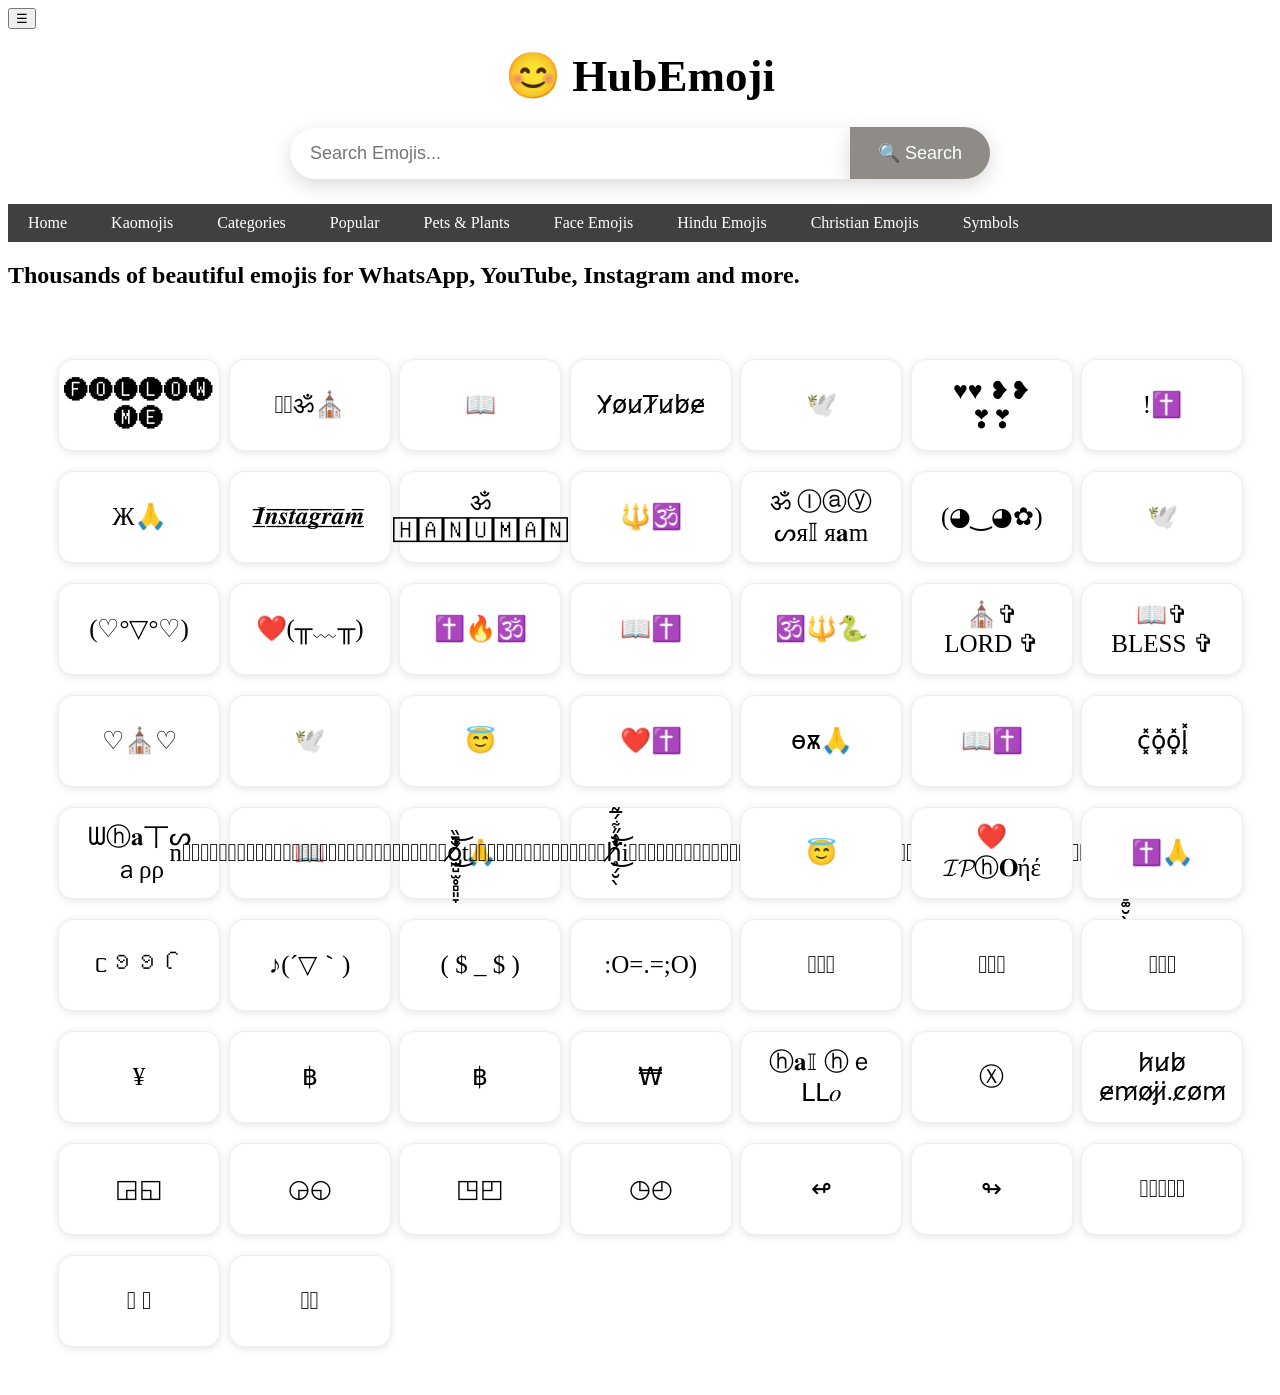
<file: index.html>
<!DOCTYPE html>
<html lang="en">
<head>
    <meta charset="UTF-8">
    <meta name="viewport" content="width=device-width, initial-scale=1.0">
    <title>EmojiHub - copy Free Emojis</title>
    <link rel="stylesheet" href="styles.css">
</head>
<body> 
<div class="top-header">

    <button class="menu-btn" onclick="toggleMenu()">
        ☰
    </button>
    <h1 class="logo">😊 HubEmoji</h1>
</div>

    
     <div class="search-container">

    <input
        type="text"
        id="search"
        placeholder="Search Emojis..."
    >

    <button id="searchBtn">
        🔍 Search
    </button>

</div>


    <nav class="navbar" id="navbar">
        <ul>
            <li><a href="index.html">Home</a></li>
            <li><a href="Kaomojis.html">Kaomojis</a></li>
            <li><a href="Categories.html">Categories</a></li>
            <li><a href="Popular.html">Popular</a></li>
            <li><a href="Trending.html">Pets & Plants</a></li>
            <li><a href="Face-Emojis.html">Face Emojis</a></li>
            <li><a href="Hindu-Emojis.html">Hindu Emojis</a></li>
            <li><a href="Christian-Emojis.html">Christian Emojis</a></li>
            <li><a href="Symbols.html">Symbols</a></li>
        </ul>
    </nav>

    <main>
        <h2>Thousands of beautiful emojis for WhatsApp, YouTube, Instagram and more.</h2>
    </main>

    <div class="emoji-container">

<div class="emoji-card" data-name="">🅕🅞🅛🅛🅞🅦 🅜🅔</div>
<div class="emoji-card" data-name="">𓉸𓆗ॐ⛪</div>
<div class="emoji-card" data-name="">📖</div>
<div class="emoji-card" data-name="">Y̷o̷u̷T̷u̷b̷e̷</div>
<div class="emoji-card" data-name="">🕊️</div>
<div class="emoji-card" data-name="">♥♥ ❥❥ ❣❣</div>
<div class="emoji-card" data-name="">!✝️</div>
<div class="emoji-card" data-name="">Ж🙏</div>
<div class="emoji-card" data-name="">𝑰̲̅𝒏̲̅𝒔̲̅𝒕̲̅𝒂̲̅𝒈̲̅𝒓̲̅𝒂̲̅𝒎̲̅</div>
<div class="emoji-card" data-name="">ॐ 🄷🄰🄽🅄🄼🄰🄽</div>
<div class="emoji-card" data-name="">🔱🕉️</div>
<div class="emoji-card" data-name="">ॐ Ⓘⓐⓨ ᔕя𝕀 я𝐚m</div>
<div class="emoji-card" data-name="">(◕‿◕✿)</div>
<div class="emoji-card" data-name="">🕊️</div>
<div class="emoji-card" data-name="">(♡°▽°♡)</div>
<div class="emoji-card" data-name="">❤️(╥﹏╥)</div>
<div class="emoji-card" data-name="">✝️🔥🕉️</div>
<div class="emoji-card" data-name="jesus">📖✝️</div>
<div class="emoji-card" data-name="">🕉️🔱🐍</div>
<div class="emoji-card" data-name="">⛪✞ LORD ✞</div>
<div class="emoji-card" data-name="jesus">📖✞ BLESS ✞</div>
<div class="emoji-card" data-name="church">♡⛪♡</div>
<div class="emoji-card" data-name="peace">🕊️</div>
<div class="emoji-card" data-name="happiness">😇</div>
<div class="emoji-card" data-name="love">❤️✝️</div>
<div class="emoji-card" data-name="prayer">ѳѫ🙏</div>
<div class="emoji-card" data-name="bible">📖✝️</div>
<div class="emoji-card" data-name="cool">c͓̽o͓̽o͓̽l͓̽</div>
<div class="emoji-card" data-name="">ᗯⓗ𝐚丅ᔕａρρ </div>
<div class="emoji-card" data-name="">📖</div>
<div class="emoji-card" data-name="">🙏</div>
<div class="emoji-card" data-name="">ǹ̷̨͍̮̥̹̘͙̗̻̬̬̜̥̮̃̒̈́̽͗̿̍̄̂̏͆͠͝ŏ̸̡̼̺̫̥̻͈̞̍͆̏̓́͜͝ͅt̸̫̫̤͕̳̻̰̣̭́̌̉͝ͅḥ̸̨̧̗̮̖̽̂̓̀̍̋͋́̅̃͘͜͝i̶̡̹͈͎̳̞͙͖̾̂̀͑̀͆̑̓̽̉͐͘͘ͅǹ̷̨͍̮̥̹̘͙̗̻̬̬̜̥̮̃̒̈́̽͗̿̍̄̂̏͆͠͝ǧ̷̡̟̲̹̩̱͉̮̭͇͚̮̖̟̽̓͊̔̓̕</div>
<div class="emoji-card" data-name="">😇</div>
<div class="emoji-card" data-name="">❤️𝓘𝓟ⓗ𝐎ήέ</div>
<div class="emoji-card" data-name="">✝️🙏</div>
<div class="emoji-card" data-name="">ᥴꪮꪮꪶ</div>
<div class="emoji-card" data-name="">♪(´▽｀)</div>
<div class="emoji-card" data-name="">( $ _ $ )</div>
<div class="emoji-card" data-name="">:O=.=;O)</div>
<div class="emoji-card" data-name="">𓊞𓆣𓂀</div>
<div class="emoji-card" data-name="">𓂀𓅓𓄀</div>
<div class="emoji-card" data-name="">𓆗𓂀𓅓</div>
<div class="emoji-card" data-name="">¥</div>
<div class="emoji-card" data-name="">฿</div>
<div class="emoji-card" data-name="">฿</div>
<div class="emoji-card" data-name="">₩</div>
<div class="emoji-card" data-name="">ⓗ𝐚𝕀 ⓗｅᒪᒪ𝑜</div>
<div class="emoji-card" data-name="">Ⓧ</div>
<div class="emoji-card" data-name="">h̷u̷b̷ e̷m̷o̷j̷i̷.c̷o̷m̷</div>
<div class="emoji-card" data-name="">◲◱</div>
<div class="emoji-card" data-name="">◶◵</div>
<div class="emoji-card" data-name="">◳◰</div>
<div class="emoji-card" data-name="">◷◴</div>
<div class="emoji-card" data-name="">↫</div>
<div class="emoji-card" data-name="">↬</div>
<div class="emoji-card" data-name="egyptian hieroglyphs om shiva hindu lingam shula">𓄊𓄀𓄂𓄃𓄆</div>
<div class="emoji-card" data-name="egyptian hieroglyphs om shiva hindu lingam shula">𓄍 𓄎</div>
<div class="emoji-card" data-name="egyptian hieroglyphs om shiva hindu lingam shula">𓄏𓄐</div>

<div id="copy-toast">Copied!</div>

<script src="script.js"></script>


</body>
</html>
</file>
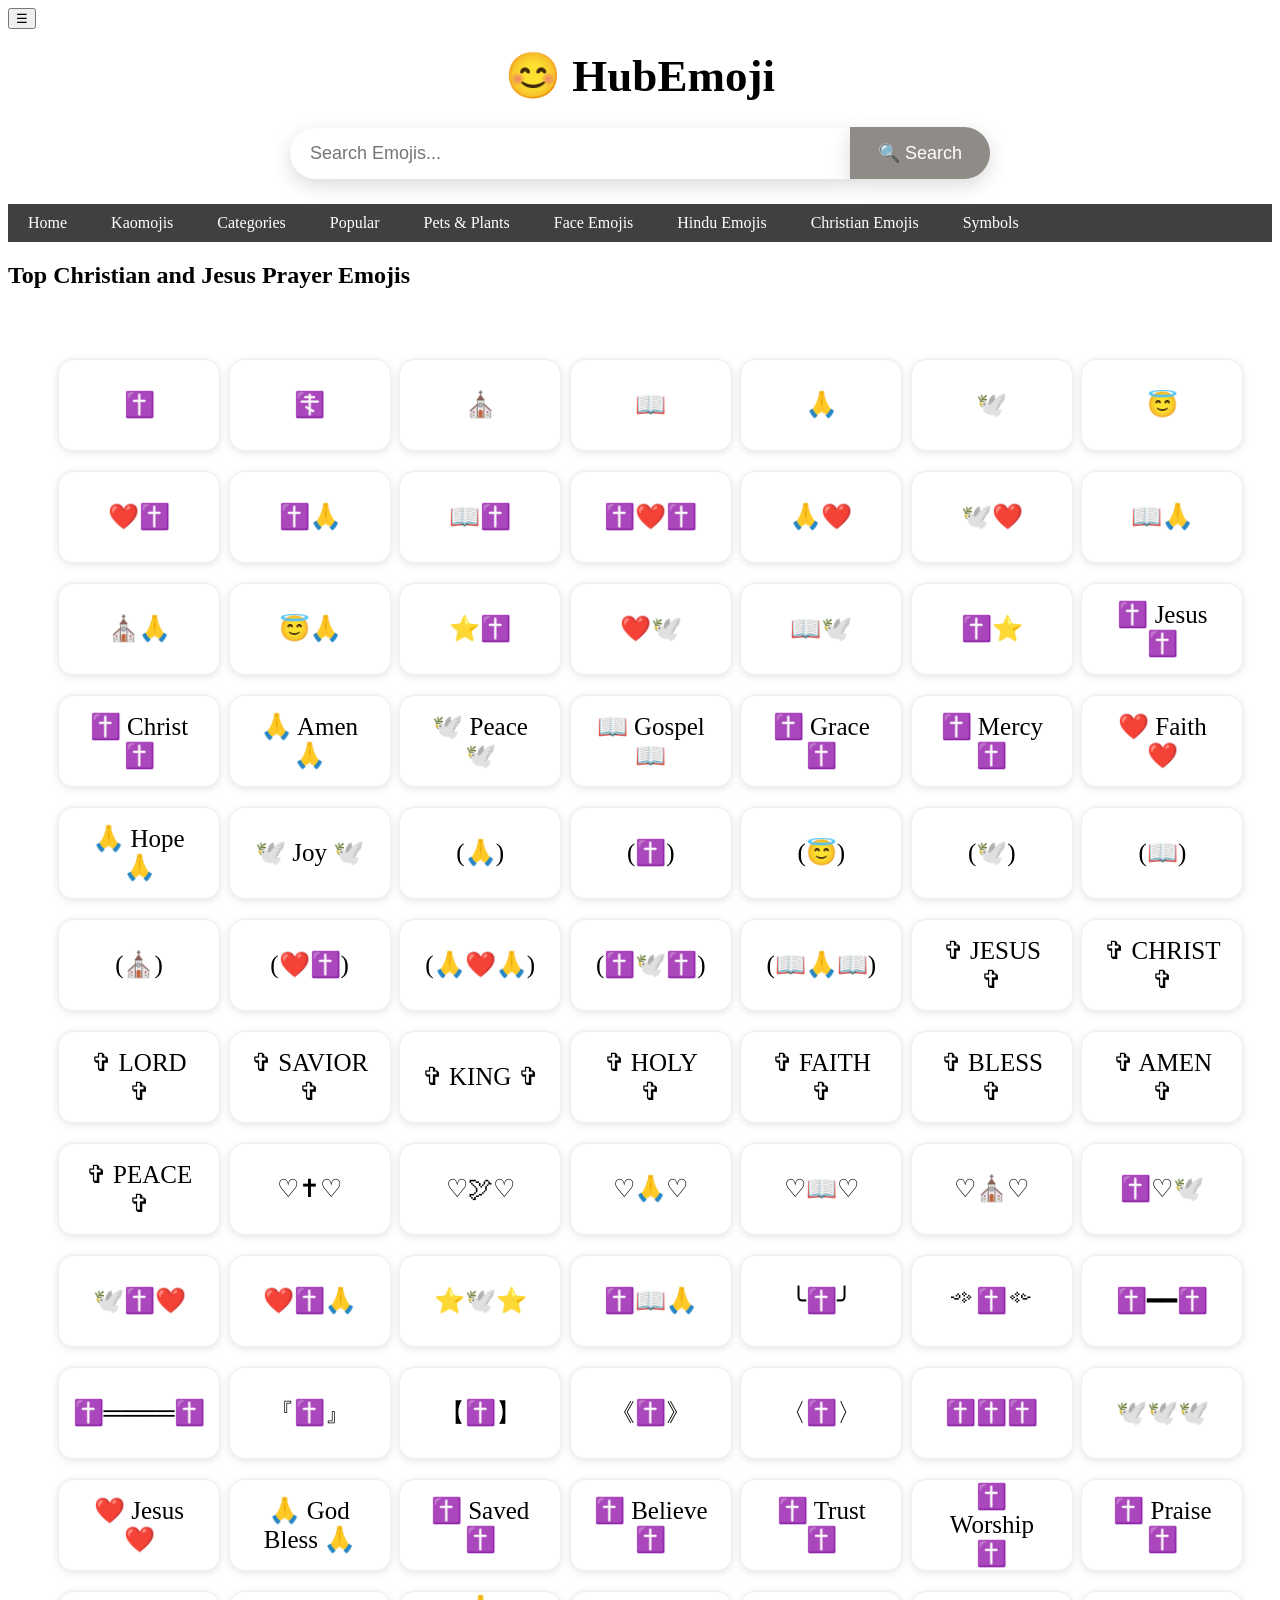
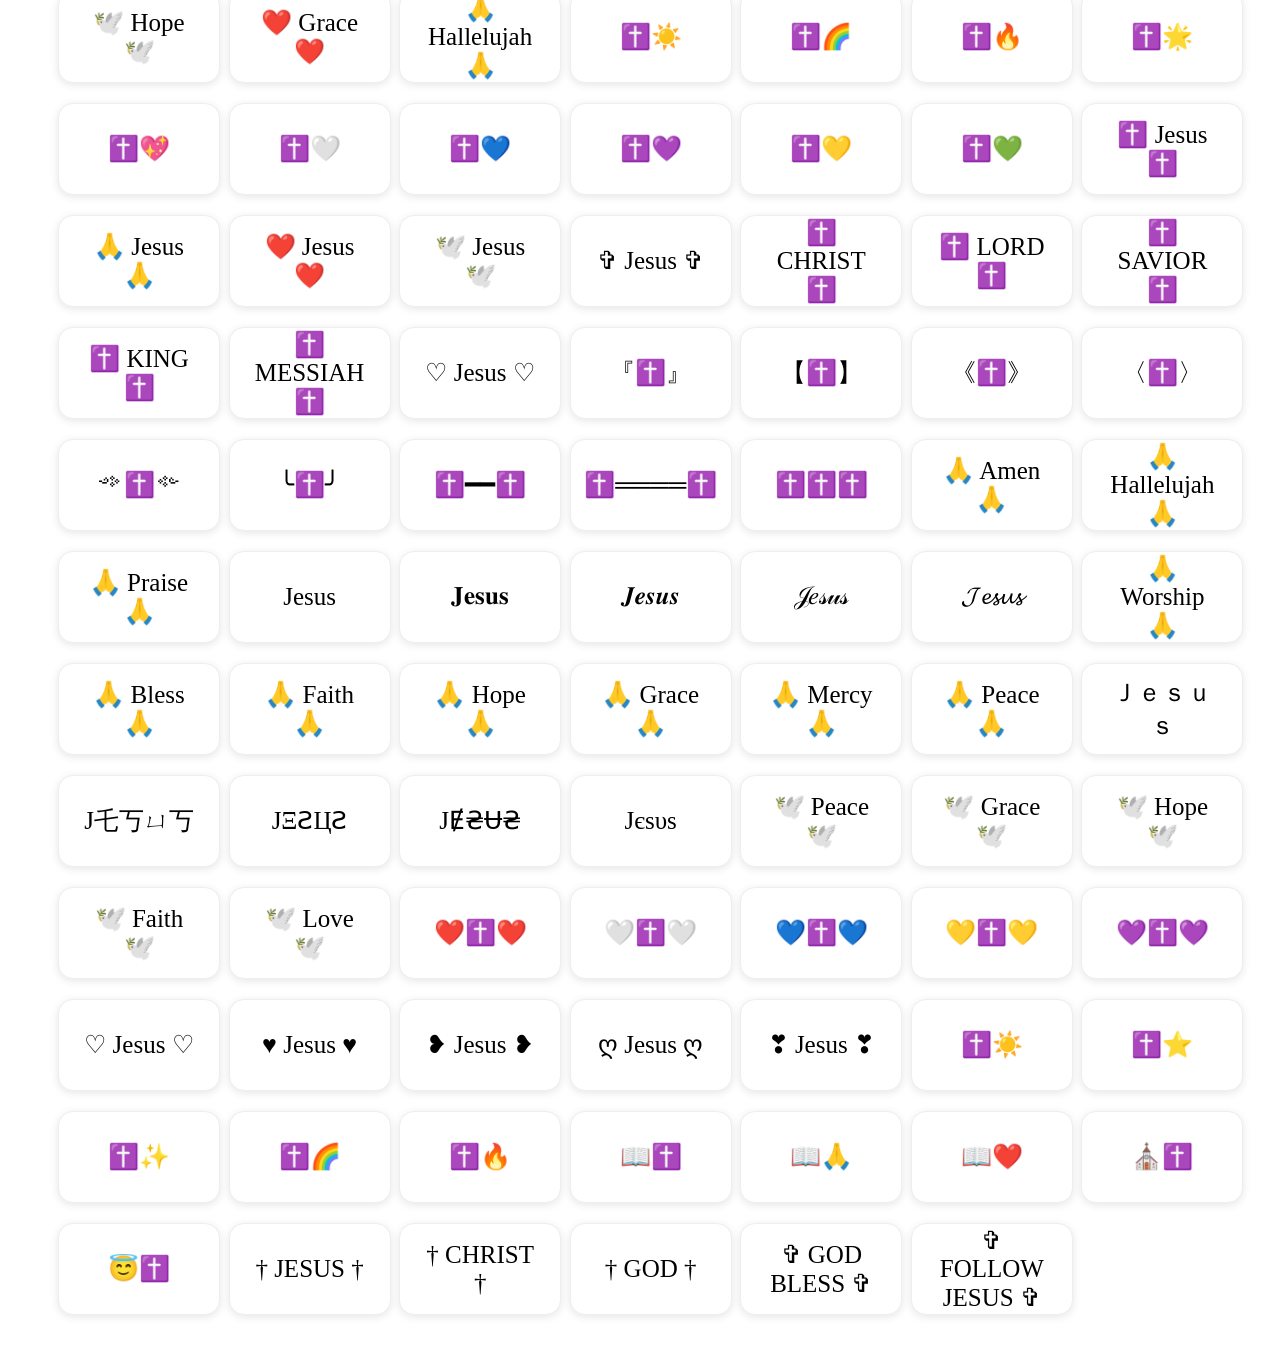
<file: Christian-Emojis.html>
<!DOCTYPE html>
<html lang="en">
<head>
    <meta charset="UTF-8">
    <meta name="viewport" content="width=device-width, initial-scale=1.0">
    <title>EmojiHub - Categories</title>
    <link rel="stylesheet" href="styles.css">
</head>
<body>
<div class="top-header">

    <button class="menu-btn" onclick="toggleMenu()">
        ☰
    </button>
    <h1 class="logo">😊 HubEmoji</h1>
</div>
    
     <div class="search-container">

    <input
        type="text"
        id="search"
        placeholder="Search Emojis..."
    >

    <button id="searchBtn">
        🔍 Search
    </button>

</div>

    <nav class="navbar" id="navbar">
        <ul>
            <li><a href="index.html">Home</a></li>
            <li><a href="Kaomojis.html">Kaomojis</a></li>
            <li><a href="Categories.html">Categories</a></li>
            <li><a href="Popular.html">Popular</a></li>
            <li><a href="Trending.html">Pets & Plants</a></li>
            <li><a href="Face-Emojis.html">Face Emojis</a></li>
            <li><a href="Hindu-Emojis.html">Hindu Emojis</a></li>
            <li><a href="Christian-Emojis.html">Christian Emojis</a></li>
            <li><a href="Symbols.html">Symbols</a></li>
        </ul>
    </nav>

    <main>
        <h2>Top Christian and Jesus Prayer Emojis</h2>
    </main>

    <div class="emoji-container">
    <div class="emoji-card">✝️</div>
<div class="emoji-card" data-name="">☦️</div>
<div class="emoji-card" data-name="">⛪</div>
<div class="emoji-card" data-name="">📖</div>
<div class="emoji-card" data-name="">🙏</div>
<div class="emoji-card" data-name="">🕊️</div>
<div class="emoji-card" data-name="">😇</div>
<div class="emoji-card" data-name="">❤️✝️</div>
<div class="emoji-card" data-name="">✝️🙏</div>
<div class="emoji-card" data-name="">📖✝️</div>

<div class="emoji-card" data-name="">✝️❤️✝️</div>
<div class="emoji-card" data-name="">🙏❤️</div>
<div class="emoji-card" data-name="">🕊️❤️</div>
<div class="emoji-card" data-name="">📖🙏</div>
<div class="emoji-card" data-name="">⛪🙏</div>
<div class="emoji-card" data-name="">😇🙏</div>
<div class="emoji-card" data-name="">⭐✝️</div>
<div class="emoji-card" data-name="">❤️🕊️</div>
<div class="emoji-card" data-name="">📖🕊️</div>
<div class="emoji-card" data-name="">✝️⭐</div>

<div class="emoji-card" data-name="">✝️ Jesus ✝️</div>
<div class="emoji-card" data-name="">✝️ Christ ✝️</div>
<div class="emoji-card" data-name="">🙏 Amen 🙏</div>
<div class="emoji-card" data-name="">🕊️ Peace 🕊️</div>
<div class="emoji-card" data-name="">📖 Gospel 📖</div>
<div class="emoji-card" data-name="">✝️ Grace ✝️</div>
<div class="emoji-card" data-name="">✝️ Mercy ✝️</div>
<div class="emoji-card" data-name="">❤️ Faith ❤️</div>
<div class="emoji-card" data-name="">🙏 Hope 🙏</div>
<div class="emoji-card" data-name="">🕊️ Joy 🕊️</div>

<div class="emoji-card" data-name="">(🙏)</div>
<div class="emoji-card" data-name="">(✝️)</div>
<div class="emoji-card" data-name="">(😇)</div>
<div class="emoji-card" data-name="">(🕊️)</div>
<div class="emoji-card" data-name="">(📖)</div>
<div class="emoji-card" data-name="">(⛪)</div>
<div class="emoji-card" data-name="">(❤️✝️)</div>
<div class="emoji-card" data-name="">(🙏❤️🙏)</div>
<div class="emoji-card" data-name="">(✝️🕊️✝️)</div>
<div class="emoji-card" data-name="">(📖🙏📖)</div>

<div class="emoji-card" data-name="">✞ JESUS ✞</div>
<div class="emoji-card" data-name="">✞ CHRIST ✞</div>
<div class="emoji-card" data-name="">✞ LORD ✞</div>
<div class="emoji-card" data-name="">✞ SAVIOR ✞</div>
<div class="emoji-card" data-name="">✞ KING ✞</div>
<div class="emoji-card" data-name="">✞ HOLY ✞</div>
<div class="emoji-card" data-name="">✞ FAITH ✞</div>
<div class="emoji-card" data-name="">✞ BLESS ✞</div>
<div class="emoji-card" data-name="">✞ AMEN ✞</div>
<div class="emoji-card" data-name="">✞ PEACE ✞</div>

<div class="emoji-card" data-name="">♡✝♡</div>
<div class="emoji-card" data-name="">♡🕊♡</div>
<div class="emoji-card" data-name="">♡🙏♡</div>
<div class="emoji-card" data-name="">♡📖♡</div>
<div class="emoji-card" data-name="">♡⛪♡</div>
<div class="emoji-card" data-name="">✝️♡🕊️</div>
<div class="emoji-card" data-name="">🕊️✝️❤️</div>
<div class="emoji-card" data-name="">❤️✝️🙏</div>
<div class="emoji-card" data-name="">⭐🕊️⭐</div>
<div class="emoji-card" data-name="">✝️📖🙏</div>

<div class="emoji-card" data-name="">╰✝️╯</div>
<div class="emoji-card" data-name="">༺✝️༻</div>
<div class="emoji-card" data-name="">✝️━━✝️</div>
<div class="emoji-card" data-name="">✝️════✝️</div>
<div class="emoji-card" data-name="">『✝️』</div>
<div class="emoji-card" data-name="">【✝️】</div>
<div class="emoji-card" data-name="">《✝️》</div>
<div class="emoji-card" data-name="">〈✝️〉</div>
<div class="emoji-card" data-name="">✝️✝️✝️</div>
<div class="emoji-card" data-name="">🕊️🕊️🕊️</div>

<div class="emoji-card" data-name="">❤️ Jesus ❤️</div>
<div class="emoji-card" data-name="">🙏 God Bless 🙏</div>
<div class="emoji-card" data-name="">✝️ Saved ✝️</div>
<div class="emoji-card" data-name="">✝️ Believe ✝️</div>
<div class="emoji-card" data-name="">✝️ Trust ✝️</div>
<div class="emoji-card" data-name="">✝️ Worship ✝️</div>
<div class="emoji-card" data-name="">✝️ Praise ✝️</div>
<div class="emoji-card" data-name="">🕊️ Hope 🕊️</div>
<div class="emoji-card" data-name="">❤️ Grace ❤️</div>
<div class="emoji-card" data-name="">🙏 Hallelujah 🙏</div>

<div class="emoji-card" data-name="">✝️☀️</div>
<div class="emoji-card" data-name="">✝️🌈</div>
<div class="emoji-card" data-name="">✝️🔥</div>
<div class="emoji-card" data-name="">✝️🌟</div>
<div class="emoji-card" data-name="">✝️💖</div>
<div class="emoji-card" data-name="">✝️🤍</div>
<div class="emoji-card" data-name="">✝️💙</div>
<div class="emoji-card" data-name="">✝️💜</div>
<div class="emoji-card" data-name="">✝️💛</div>
<div class="emoji-card" data-name="">✝️💚</div>
<div class="emoji-card" data-name="">✝️ Jesus ✝️</div>
<div class="emoji-card" data-name="">🙏 Jesus 🙏</div>
<div class="emoji-card" data-name="">❤️ Jesus ❤️</div>
<div class="emoji-card" data-name="">🕊️ Jesus 🕊️</div>
<div class="emoji-card" data-name="">✞ Jesus ✞</div>
<div class="emoji-card" data-name="">✝️ CHRIST ✝️</div>
<div class="emoji-card" data-name="">✝️ LORD ✝️</div>
<div class="emoji-card" data-name="">✝️ SAVIOR ✝️</div>
<div class="emoji-card" data-name="">✝️ KING ✝️</div>
<div class="emoji-card" data-name="">✝️ MESSIAH ✝️</div>

<div class="emoji-card" data-name="">♡ Jesus ♡</div>
<div class="emoji-card" data-name="">『✝️』</div>
<div class="emoji-card" data-name="">【✝️】</div>
<div class="emoji-card" data-name="">《✝️》</div>
<div class="emoji-card" data-name="">〈✝️〉</div>
<div class="emoji-card" data-name="">༺✝️༻</div>
<div class="emoji-card" data-name="">╰✝️╯</div>
<div class="emoji-card" data-name="">✝️━━✝️</div>
<div class="emoji-card" data-name="">✝️════✝️</div>
<div class="emoji-card" data-name="">✝️✝️✝️</div>

<div class="emoji-card" data-name="">🙏 Amen 🙏</div>
<div class="emoji-card" data-name="">🙏 Hallelujah 🙏</div>
<div class="emoji-card" data-name="">🙏 Praise 🙏</div>

<div class="emoji-card" data-name="">Jesus</div>
<div class="emoji-card" data-name="">𝐉𝐞𝐬𝐮𝐬</div>
<div class="emoji-card" data-name="">𝑱𝒆𝒔𝒖𝒔</div>
<div class="emoji-card" data-name="">𝒥𝑒𝓈𝓊𝓈</div>
<div class="emoji-card" data-name="">𝓙𝓮𝓼𝓾𝓼</div>

<div class="emoji-card" data-name="">🙏 Worship 🙏</div>
<div class="emoji-card" data-name="">🙏 Bless 🙏</div>
<div class="emoji-card" data-name="">🙏 Faith 🙏</div>
<div class="emoji-card" data-name="">🙏 Hope 🙏</div>
<div class="emoji-card" data-name="">🙏 Grace 🙏</div>
<div class="emoji-card" data-name="">🙏 Mercy 🙏</div>
<div class="emoji-card" data-name="">🙏 Peace 🙏</div>

<div class="emoji-card" data-name="">Ｊｅｓｕｓ</div>
<div class="emoji-card" data-name="">J乇丂ㄩ丂</div>
<div class="emoji-card" data-name="">JΞƧЦƧ</div>
<div class="emoji-card" data-name="">JɆ₴Ʉ₴</div>
<div class="emoji-card" data-name="">Jєѕυѕ</div>


<div class="emoji-card" data-name="">🕊️ Peace 🕊️</div>
<div class="emoji-card" data-name="">🕊️ Grace 🕊️</div>
<div class="emoji-card" data-name="">🕊️ Hope 🕊️</div>
<div class="emoji-card" data-name="">🕊️ Faith 🕊️</div>
<div class="emoji-card" data-name="">🕊️ Love 🕊️</div>
<div class="emoji-card" data-name="">❤️✝️❤️</div>
<div class="emoji-card" data-name="">🤍✝️🤍</div>
<div class="emoji-card" data-name="">💙✝️💙</div>
<div class="emoji-card" data-name="">💛✝️💛</div>
<div class="emoji-card" data-name="">💜✝️💜</div>

<div class="emoji-card" data-name="">♡ Jesus ♡</div>
<div class="emoji-card" data-name="">♥ Jesus ♥</div>
<div class="emoji-card" data-name="">❥ Jesus ❥</div>
<div class="emoji-card" data-name="">ღ Jesus ღ</div>
<div class="emoji-card" data-name="">❣ Jesus ❣</div>

<div class="emoji-card" data-name="">✝️☀️</div>
<div class="emoji-card" data-name="">✝️⭐</div>
<div class="emoji-card" data-name="">✝️✨</div>
<div class="emoji-card" data-name="">✝️🌈</div>
<div class="emoji-card" data-name="">✝️🔥</div>
<div class="emoji-card" data-name="">📖✝️</div>
<div class="emoji-card" data-name="jesus bible christian book prayer">📖🙏</div>
<div class="emoji-card" data-name="jesus bible christian love prayer">📖❤️</div>
<div class="emoji-card" data-name="jesus bible christian">⛪✝️</div>
<div class="emoji-card" data-name="jesus bible christian angle smile symbol">😇✝️</div>

<div class="emoji-card" data-name="jesus bible christian">† JESUS †</div>
<div class="emoji-card" data-name="jesus bible christian">† CHRIST †</div>
<div class="emoji-card" data-name="jesus bible christian">† GOD †</div>
<div class="emoji-card" data-name="jesus bible christian">✞ GOD BLESS ✞</div>
<div class="emoji-card" data-name="jesus bible christian">✞ FOLLOW JESUS ✞</div>


<div id="copy-toast">Copied!</div>

<script src="script.js"></script>





</body>
</html>
</file>
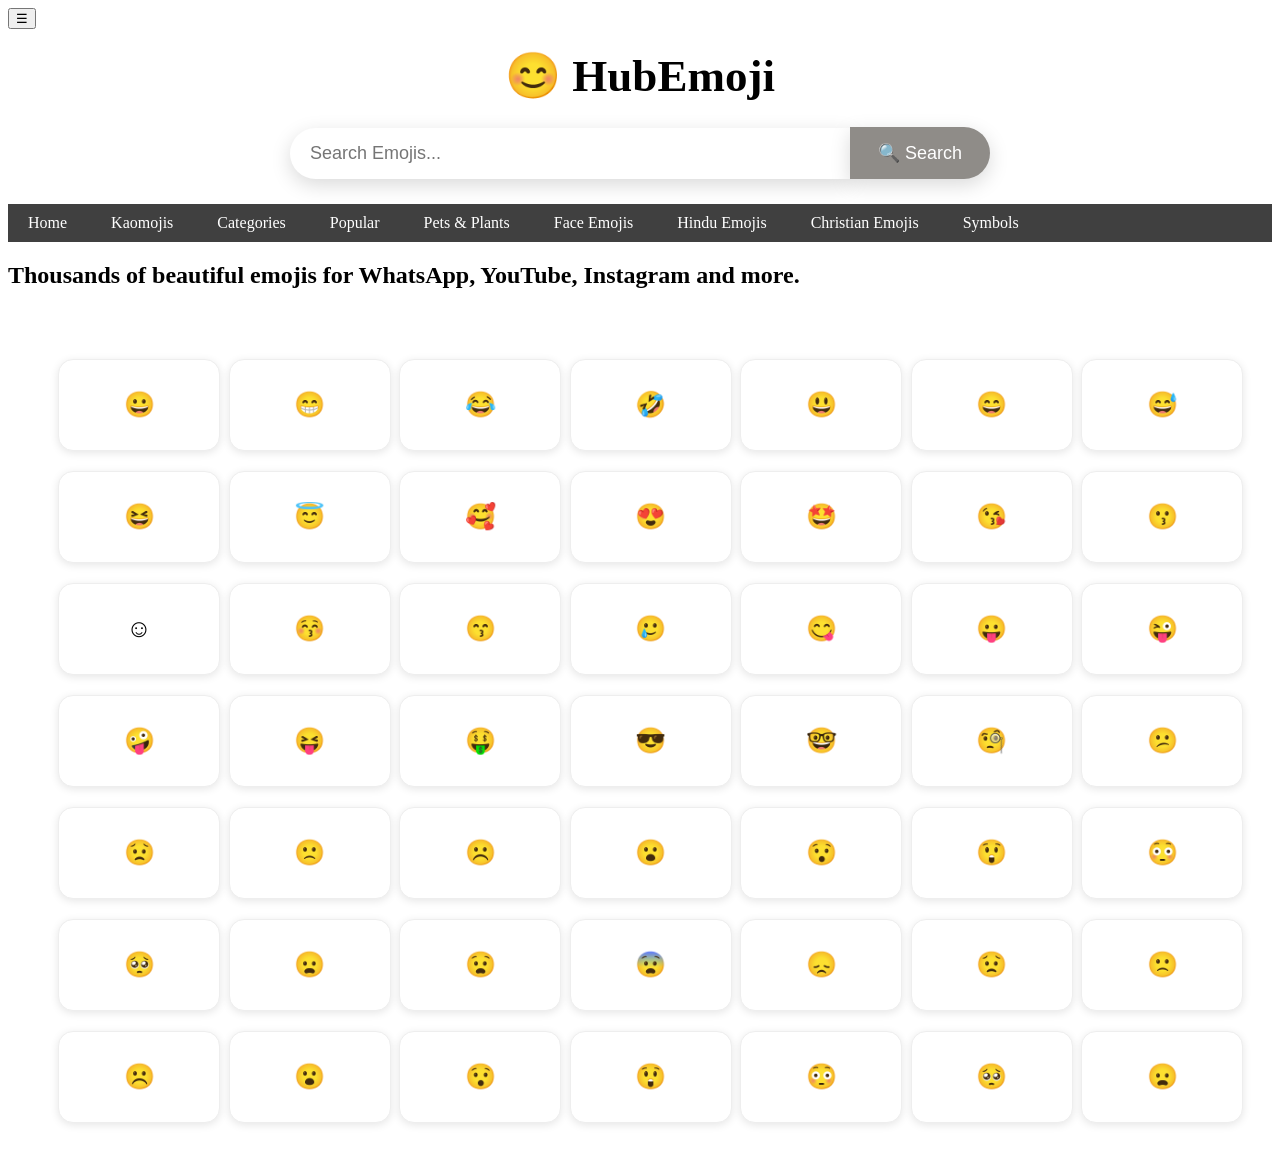
<file: Face-Emojis.html>
<!DOCTYPE html>
<html lang="en">
<head>
    <meta charset="UTF-8">
    <meta name="viewport" content="width=device-width, initial-scale=1.0">
    <title>EmojiHub - copy Free Emojis</title>
    <link rel="stylesheet" href="styles.css">
</head>
<body>
<div class="top-header">

    <button class="menu-btn" onclick="toggleMenu()">
        ☰
    </button>
    <h1 class="logo">😊 HubEmoji</h1>
</div>

     <div class="search-container">

        <input
        type="text"
        id="search"
        placeholder="Search Emojis..."
    >

    <button id="searchBtn">
        🔍 Search
    </button>
     </div>
    

    <nav class="navbar" id="navbar">
        <ul>
            <li><a href="index.html">Home</a></li>
            <li><a href="Kaomojis.html">Kaomojis</a></li>
            <li><a href="Categories.html">Categories</a></li>
            <li><a href="Popular.html">Popular</a></li>
            <li><a href="Trending.html">Pets & Plants</a></li>
            <li><a href="Face-Emojis.html">Face Emojis</a></li>
            <li><a href="Hindu-Emojis.html">Hindu Emojis</a></li>
             <li><a href="Christian-Emojis.html">Christian Emojis</a></li>
            <li><a href="Symbols.html">Symbols</a></li>
        </ul>
    </nav>

    <main>
        <h2>Thousands of beautiful emojis for WhatsApp, YouTube, Instagram and more.</h2>
    </main>

    <div class="emoji-container">
<div class="emoji-card" data-name="grinning face">😀</div>
<div class="emoji-card" data-name="beaming face with smiling eyes">😁</div>
<div class="emoji-card" data-name="face with tears of joy">😂</div>
<div class="emoji-card" data-name="rolling on the floor laughing">🤣</div>
<div class="emoji-card" data-name="grinning face with big eyes">😃</div>
<div class="emoji-card" data-name="grinning face with smiling eyes">😄</div>
<div class="emoji-card" data-name="grinning face with sweat">😅</div>
<div class="emoji-card" data-name="grinning squinting face">😆</div>
<div class="emoji-card" data-name="smiling face with halo">😇</div>
<div class="emoji-card" data-name="smiling face with hearts">🥰</div>
<div class="emoji-card" data-name="smiling face with heart-eyes">😍</div>
<div class="emoji-card" data-name="star-struck">🤩</div>
<div class="emoji-card" data-name="face blowing a kiss">😘</div>
<div class="emoji-card" data-name="kissing face">😗</div>
<div class="emoji-card" data-name="smiling face">☺️</div>
<div class="emoji-card" data-name="kissing face with closed eyes">😚</div>
<div class="emoji-card" data-name="kissing face with smiling eyes">😙</div>
<div class="emoji-card" data-name="smiling face with tear">🥲</div>
<div class="emoji-card" data-name="face savoring food">😋</div>
<div class="emoji-card" data-name="face with tongue">😛</div>
<div class="emoji-card" data-name="winking face with tongue">😜</div>
<div class="emoji-card" data-name="zany face">🤪</div>
<div class="emoji-card" data-name="squinting face with tongue">😝</div>
<div class="emoji-card" data-name="money-mouth face">🤑</div>
<div class="emoji-card" data-name="smiling face with sunglasses">😎</div>
<div class="emoji-card" data-name="nerd face">🤓</div>
<div class="emoji-card" data-name="face with monocle">🧐</div>
<div class="emoji-card" data-name="confused face">😕</div>
<div class="emoji-card" data-name="worried face">😟</div>
<div class="emoji-card" data-name="slightly frowning face">🙁</div>
<div class="emoji-card" data-name="frowning face">☹️</div>
<div class="emoji-card" data-name="face with open mouth">😮</div>
<div class="emoji-card" data-name="hushed face">😯</div>
<div class="emoji-card" data-name="astonished face">😲</div>
<div class="emoji-card" data-name="flushed face">😳</div>
<div class="emoji-card" data-name="pleading face">🥺</div>
<div class="emoji-card" data-name="frowning face with open mouth">😦</div>
<div class="emoji-card" data-name="anguished face">😧</div>
<div class="emoji-card" data-name="fearful face">😨</div>
<div class="emoji-card" data-name="disappointed face">😞</div>
<div class="emoji-card" data-name="worried face">😟</div>
<div class="emoji-card" data-name="slightly frowning face">🙁</div>
<div class="emoji-card" data-name="frowning face">☹️</div>
<div class="emoji-card" data-name="face with open mouth">😮</div>
<div class="emoji-card" data-name="hushed face">😯</div>
<div class="emoji-card" data-name="astonished face">😲</div>
<div class="emoji-card" data-name="flushed face">😳</div>
<div class="emoji-card" data-name="pleading face">🥺</div>
<div class="emoji-card" data-name="frowning face with open mouth">😦</div>








<div id="copy-toast">Copied!</div>
    <script src="script.js"></script>

</body>
</file>
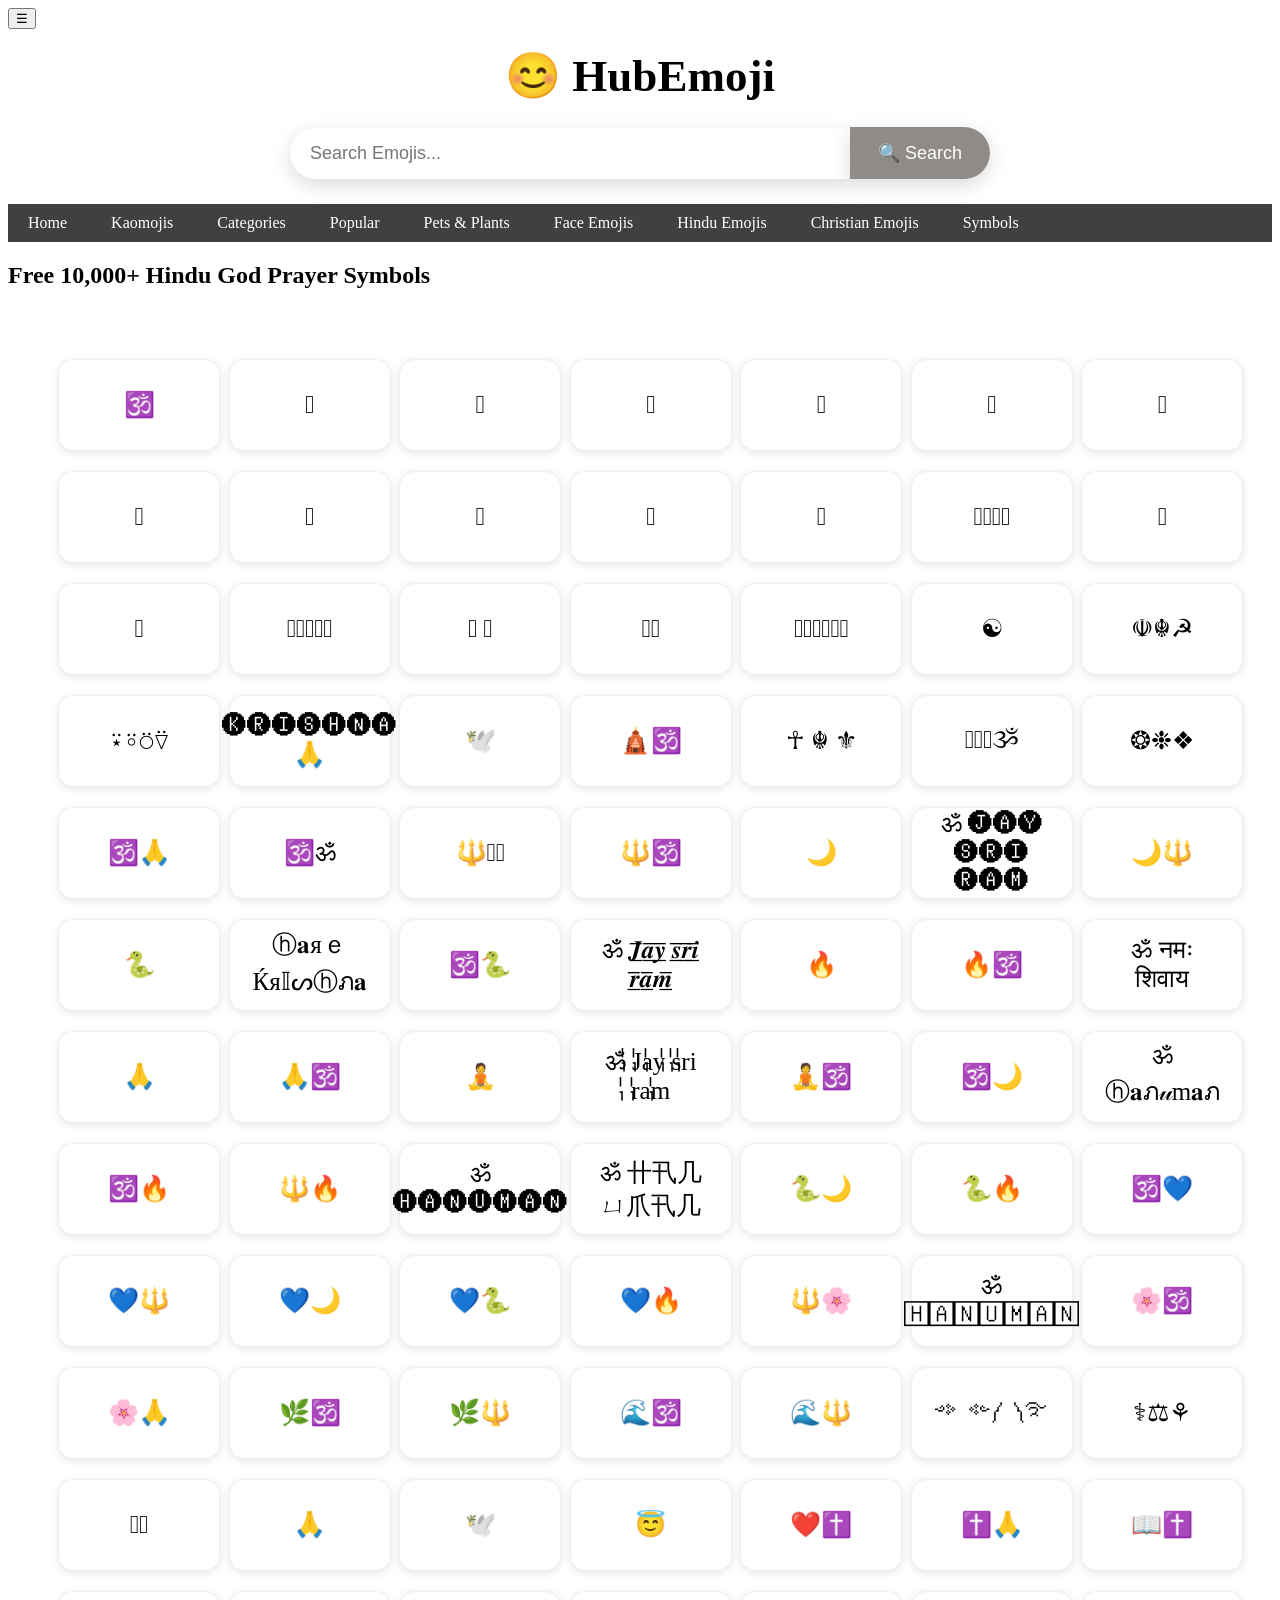
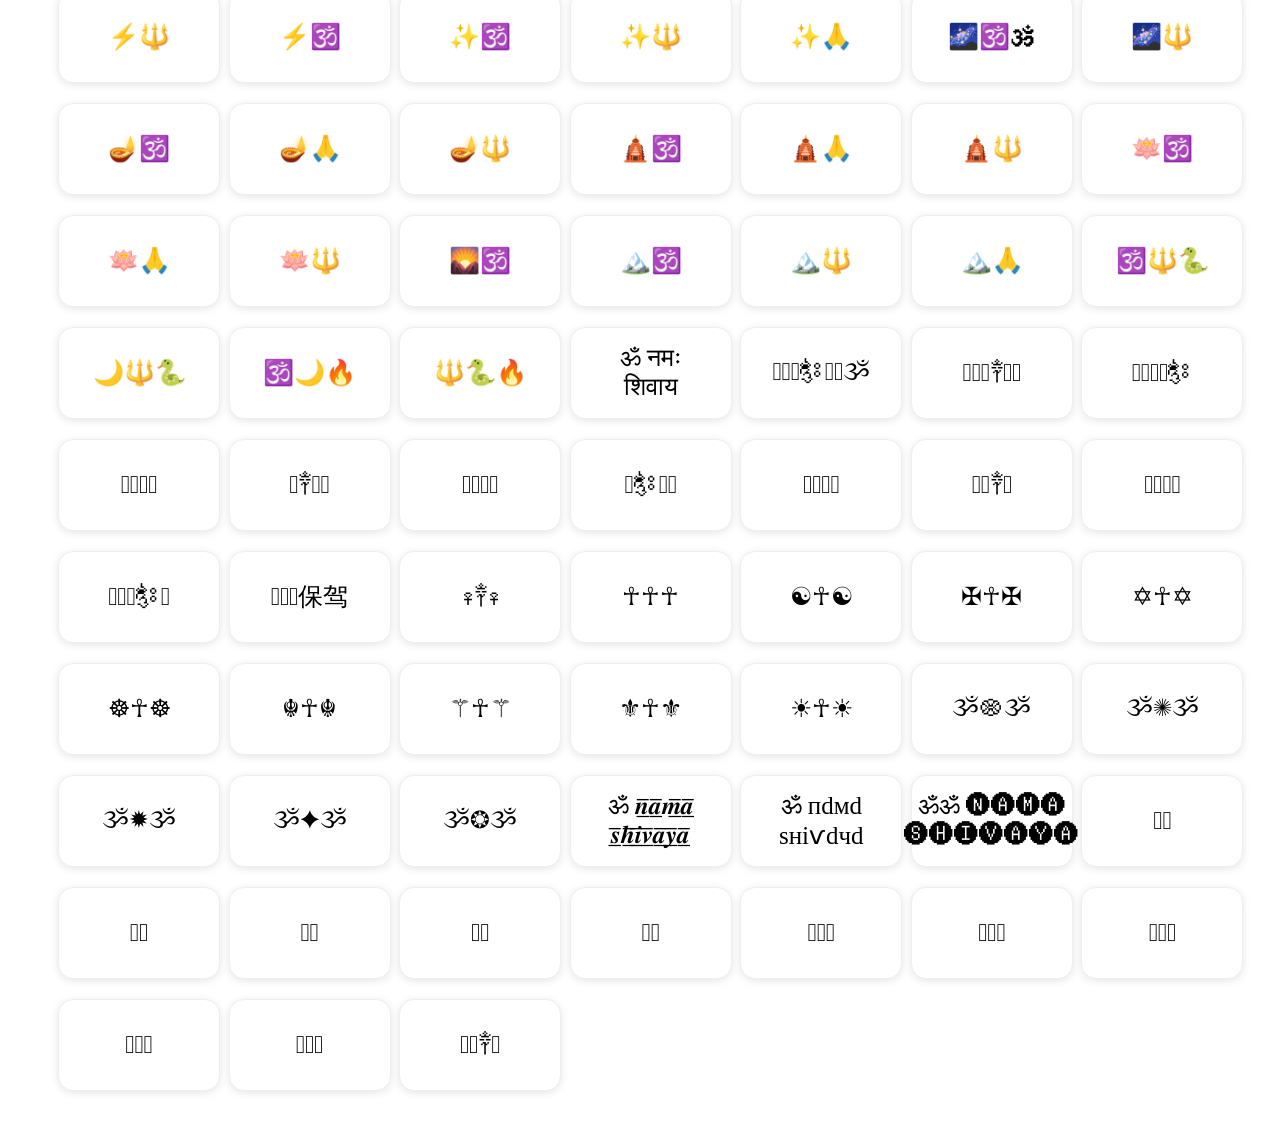
<file: Hindu-Emojis.html>
<!DOCTYPE html>
<html lang="en">
<head>
    <meta charset="UTF-8">
    <meta name="viewport" content="width=device-width, initial-scale=1.0">
    <title>EmojiHub - copy Free Emojis</title>
    <link rel="stylesheet" href="styles.css">
</head>
<body>
<div class="top-header">

    <button class="menu-btn" onclick="toggleMenu()">
        ☰
    </button>
    <h1 class="logo">😊 HubEmoji</h1>
</div>
    
     <div class="search-container">

    <input
        type="text"
        id="search"
        placeholder="Search Emojis..."
    >

    <button id="searchBtn">
        🔍 Search
    </button>

</div>

    <nav class="navbar" id="navbar">
        <ul>
            <li><a href="index.html">Home</a></li>
            <li><a href="kaomojis.html">Kaomojis</a></li>
            <li><a href="Categories.html">Categories</a></li>
            <li><a href="Popular.html">Popular</a></li>
            <li><a href="Trending.html">Pets & Plants</a></li>
            <li><a href="Face-Emojis.html">Face Emojis</a></li>
            <li><a href="Hindu-Emojis.html">Hindu Emojis</a></li>
             <li><a href="Christian-Emojis.html">Christian Emojis</a></li>
             <li><a href="Symbols.html">Symbols</a></li>
        </ul>
    </nav>

    <main>
        <h2>Free 10,000+ Hindu God Prayer Symbols</h2>
    </main>

    <div class="emoji-container">
    <div class="emoji-card">🕉️</div>

<div class="emoji-card" data-name="egyptian hieroglyphs om shiva hindu lingam shula">𓊞</div>
<div class="emoji-card" data-name="egyptian hieroglyphs om shiva hindu lingam shula">𓆣</div>
<div class="emoji-card" data-name="egyptian hieroglyphs om shiva hindu lingam shula">𓂀</div>
<div class="emoji-card" data-name="egyptian hieroglyphs om shiva hindu lingam shula">𓃠</div>
<div class="emoji-card" data-name="egyptian hieroglyphs om shiva hindu lingam shula">𓃗</div>
<div class="emoji-card" data-name="egyptian hieroglyphs om shiva hindu lingam shula">𓃩</div>
<div class="emoji-card" data-name="egyptian hieroglyphs om shiva hindu lingam shula">𓄀</div>
<div class="emoji-card" data-name="egyptian hieroglyphs om shiva hindu lingam shula">𓄂</div>
<div class="emoji-card" data-name="egyptian hieroglyphs om shiva hindu lingam shula">𓄃</div>
<div class="emoji-card" data-name="egyptian hieroglyphs om shiva hindu lingam shula">𓄆</div>
<div class="emoji-card" data-name="egyptian hieroglyphs om shiva hindu lingam shula">𓄇</div>
<div class="emoji-card" data-name="egyptian hieroglyphs om shiva hindu lingam shula">𓄈⍤⍥⍢</div>
<div class="emoji-card" data-name="egyptian hieroglyphs om shiva hindu lingam shula">𓄉</div>
<div class="emoji-card" data-name="egyptian hieroglyphs om shiva hindu lingam shula">𓄋</div>
<div class="emoji-card" data-name="egyptian hieroglyphs om shiva hindu lingam shula">𓄊𓄀𓄂𓄃𓄆</div>
<div class="emoji-card" data-name="egyptian hieroglyphs om shiva hindu lingam shula">𓄍 𓄎</div>
<div class="emoji-card" data-name="egyptian hieroglyphs om shiva hindu lingam shula">𓄏𓄐</div>
<div class="emoji-card" data-name="egyptian hieroglyphs om shiva hindu lingam shula">𓊞𓆣𓂀𓃠𓃗𓃩</div>
<div class="emoji-card" data-name="egyptian hieroglyphs om shiva hindu lingam shula">☯</div>
<div class="emoji-card" data-name="egyptian hieroglyphs om shiva hindu lingam shula">☫☬☭</div>
<div class="emoji-card" data-name="egyptian hieroglyphs om shiva hindu lingam shula">⍣⍤⍥⍢</div>
<div class="emoji-card" data-name="egyptian hieroglyphs om shiva hindu lingam shula krishna">🅚🅡🅘🅢🅗🅝🅐🙏</div>
<div class="emoji-card" data-name="egyptian hieroglyphs om shiva hindu lingam shula">🕊️</div>
<div class="emoji-card" data-name="egyptian hieroglyphs om shiva hindu lingam shula">🛕🕉️</div>
<div class="emoji-card" data-name="egyptian hieroglyphs om shiva hindu lingam shula">☥ ☬ ⚜</div>
<div class="emoji-card" data-name="egyptian hieroglyphs om shiva hindu lingam shula">𓉸𓆗𓊞ૐ</div>
<div class="emoji-card" data-name="egyptian hieroglyphs om shiva hindu lingam shula">❂❉❖</div>

<div class="emoji-card" data-name="om hindu prayer">🕉️🙏</div>
<div class="emoji-card" data-name="om hindu prayer">🕉️ॐ</div>
<div class="emoji-card" data-name="temple hindu">🔱𓉸𓆗</div>
<div class="emoji-card" data-name="temple hindu">🔱🕉️</div>
<div class="emoji-card" data-name="moon hindu">🌙</div>
<div class="emoji-card" data-name="name hindu jay sriram ram">ॐ 🅙🅐🅨 🅢🅡🅘 🅡🅐🅜</div>
<div class="emoji-card" data-name="moon hindu temple">🌙🔱</div>
<div class="emoji-card" data-name="snake hindu">🐍</div>
<div class="emoji-card" data-name="hare krishna hindu">ⓗ𝐚яｅ Ќя𝕀ᔕⓗภ𝐚 </div>
<div class="emoji-card" data-name="om hindu prayer snake">🕉️🐍</div>
<div class="emoji-card" data-name="name hindu">ॐ 𝑱̲̅𝒂̲̅𝒚̲̅ 𝒔̲̅𝒓̲̅𝒊̲̅ 𝒓̲̅𝒂̲̅𝒎̲̅</div>
<div class="emoji-card" data-name="fire hindu">🔥</div>
<div class="emoji-card" data-name="fire hindu om">🔥🕉️</div>
<div class="emoji-card" data-name="name shiva hindu">ॐ नमः शिवाय</div>
<div class="emoji-card" data-name="prayer hindu om">🙏</div>
<div class="emoji-card" data-name="prayer hindu om">🙏🕉️</div>
<div class="emoji-card" data-name="meditation hindu">🧘</div>
<div class="emoji-card" data-name="name hindu">ॐ J༙྇a༙྇y༙྇ s༙྇r༙྇i༙྇ r༙྇a༙྇m༙྇</div>
<div class="emoji-card" data-name="meditation hindu om">🧘🕉️</div>
<div class="emoji-card" data-name="om hindu moon">🕉️🌙</div>
<div class="emoji-card" data-name="name hindu hanuman">ॐ ⓗ𝐚ภ𝓊m𝐚ภ</div>
<div class="emoji-card" data-name="om hindu fire">🕉️🔥</div>
<div class="emoji-card" data-name="temple hindu fire">🔱🔥</div>
<div class="emoji-card" data-name="name hindu hanuman">ॐ 🅗🅐🅝🅤🅜🅐🅝</div>
<div class="emoji-card" data-name="name hindu">ॐ 卄卂几ㄩ爪卂几</div>
<div class="emoji-card" data-name="snake hindu moon">🐍🌙</div>
<div class="emoji-card" data-name="snake hindu fire">🐍🔥</div>
<div class="emoji-card" data-name="om hindu blue heart">🕉️💙</div>
<div class="emoji-card" data-name="temple hindu blue heart">💙🔱</div>
<div class="emoji-card" data-name="blue heart hindu moon">💙🌙</div>
<div class="emoji-card" data-name="blue heart hindu snake">💙🐍</div>
<div class="emoji-card" data-name="blue heart hindu fire">💙🔥</div>
<div class="emoji-card" data-name="temple hindu flower">🔱🌸</div>
<div class="emoji-card" data-name="name hindu hanuman">ॐ 🄷🄰🄽🅄🄼🄰🄽</div>
<div class="emoji-card" data-name="flower hindu om">🌸🕉️</div>
<div class="emoji-card" data-name="flower hindu prayer">🌸🙏</div>
<div class="emoji-card" data-name="plant hindu om">🌿🕉️</div>
<div class="emoji-card" data-name="plant hindu temple">🌿🔱</div>
<div class="emoji-card" data-name="ocean hindu om">🌊🕉️</div>
<div class="emoji-card" data-name="ocean hindu temple">🌊🔱</div>
<div class="emoji-card" data-name="">༺ ༻༼ ༽࿐</div>
<div class="emoji-card" data-name="">⚕⚖⚘</div>
<div class="emoji-card" data-name="">𓅡𓅢</div>
<div class="emoji-card" data-name="">🙏</div>
<div class="emoji-card" data-name="">🕊️</div>
<div class="emoji-card" data-name="">😇</div>
<div class="emoji-card" data-name="">❤️✝️</div>
<div class="emoji-card" data-name="">✝️🙏</div>
<div class="emoji-card" data-name="">📖✝️</div>

<div class="emoji-card" data-name="lightning hindu temple">⚡🔱</div>
<div class="emoji-card" data-name="lightning hindu om">⚡🕉️</div>
<div class="emoji-card" data-name="sparkle hindu om">✨🕉️</div>
<div class="emoji-card" data-name="sparkle hindu temple">✨🔱</div>
<div class="emoji-card" data-name="sparkle hindu prayer">✨🙏</div>
<div class="emoji-card" data-name="universe hindu om">🌌🕉️🕉</div>
<div class="emoji-card" data-name="universe hindu temple">🌌🔱</div>
<div class="emoji-card" data-name="oil lamp hindu om">🪔🕉️</div>
<div class="emoji-card" data-name="oil lamp hindu prayer">🪔🙏</div>
<div class="emoji-card" data-name="oil lamp hindu temple shula">🪔🔱</div>
<div class="emoji-card" data-name="temple hindu om">🛕🕉️</div>
<div class="emoji-card" data-name="temple hindu prayer">🛕🙏</div>
<div class="emoji-card" data-name="temple hindu temple shula">🛕🔱</div>
<div class="emoji-card" data-name="lotus hindu om">🪷🕉️</div>
<div class="emoji-card" data-name="lotus hindu prayer">🪷🙏</div>
<div class="emoji-card" data-name="lotus hindu temple shula">🪷🔱</div>
<div class="emoji-card" data-name="sunrise hindu om">🌄🕉️</div>
<div class="emoji-card" data-name="mountain hindu om">🏔️🕉️</div>
<div class="emoji-card" data-name="mountain hindu temple">🏔️🔱</div>
<div class="emoji-card" data-name="mountain hindu prayer">🏔️🙏</div>
<div class="emoji-card" data-name="om hindu temple snake">🕉️🔱🐍</div>
<div class="emoji-card" data-name="moon hindu temple snake">🌙🔱🐍</div>
<div class="emoji-card" data-name="om hindu moon fire">🕉️🌙🔥</div>
<div class="emoji-card" data-name="temple snake fire">🔱🐍🔥</div>
<div class="emoji-card" data-name="om namoshivaya">ॐ नमः शिवाय</div>
<div class="emoji-card" data-name="egyptian hieroglyphs om shiva hindu">𓉸𓆗𓊞༂𓄀𓃓ૐ</div>
<div class="emoji-card" data-name="egyptian hieroglyphs om shiva hindu">𓆣𓂀𓅓༒𓆙𓁿</div>
<div class="emoji-card" data-name="egyptian hieroglyphs om shiva hindu">𓂀𓆣𓅱𓄿༂</div>
<div class="emoji-card" data-name="egyptian hieroglyphs om shiva hindu">𓉔𓃀𓂀𓆙</div>
<div class="emoji-card" data-name="egyptian hieroglyphs om shiva hindu">𓆗༒𓂀𓄀</div>
<div class="emoji-card" data-name="egyptian hieroglyphs om shiva hindu">𓅓𓂀𓆗𓉸</div>
<div class="emoji-card" data-name="egyptian hieroglyphs om shiva hindu">𓂀༂𓆙𓃠</div>
<div class="emoji-card" data-name="egyptian hieroglyphs om shiva hindu">𓉸𓄿𓂀𓅓</div>
<div class="emoji-card" data-name="egyptian hieroglyphs om shiva hindu">𓊞𓆣༒𓂀</div>
<div class="emoji-card" data-name="egyptian hieroglyphs om shiva hindu">𓂀𓅓𓄀𓃓</div>
<div class="emoji-card" data-name="egyptian hieroglyphs om shiva hindu">𓆗𓂀𓅓༂𓉸</div>
<div class="emoji-card" data-name="egyptian hieroglyphs om shiva hindu">𓂀𓃠𓄿保驾</div>
<div class="emoji-card" data-name="egyptian hieroglyphs om shiva hindu">☥༒☥</div>
<div class="emoji-card" data-name="egyptian hieroglyphs om shiva hindu">☥☥☥</div>
<div class="emoji-card" data-name="egyptian hieroglyphs om shiva hindu">☯☥☯</div>
<div class="emoji-card" data-name="egyptian hieroglyphs om shiva hindu">✠☥✠</div>
<div class="emoji-card" data-name="egyptian hieroglyphs om shiva hindu">✡☥✡</div>
<div class="emoji-card" data-name="egyptian hieroglyphs om shiva hindu">☸☥☸</div>
<div class="emoji-card" data-name="egyptian hieroglyphs om shiva hindu">☬☥☬</div>
<div class="emoji-card" data-name="egyptian hieroglyphs om shiva hindu">⚚☥⚚</div>
<div class="emoji-card" data-name="egyptian hieroglyphs om shiva hindu">⚜☥⚜</div>
<div class="emoji-card" data-name="egyptian hieroglyphs om shiva hindu">☀☥☀</div>
<div class="emoji-card" data-name="egyptian hieroglyphs om shiva hindu">ૐ𑁍ૐ</div>
<div class="emoji-card" data-name="egyptian hieroglyphs om shiva hindu">ૐ✺ૐ</div>
<div class="emoji-card" data-name="egyptian hieroglyphs om shiva hindu">ૐ✹ૐ</div>
<div class="emoji-card" data-name="egyptian hieroglyphs om shiva hindu">ૐ✦ૐ</div>
<div class="emoji-card" data-name="egyptian hieroglyphs om shiva hindu">ૐ❂ૐ</div>
<div class="emoji-card" data-name="om namoshivaya on shiva hindu nama">ॐ 𝒏̲̅𝒂̲̅𝒎̲̅𝒂̲̅ 𝒔̲̅𝒉̲̅𝒊̲̅𝒗̲̅𝒂̲̅𝒚̲̅𝒂̲̅</div>
<div class="emoji-card" data-name="om namoshivaya on shiva hindu nama nama">ॐ пdмd ѕніѵdчd</div>
<div class="emoji-card" data-name="om namoshivaya on shiva hindu nama nama">ॐॐ 🅝🅐🅜🅐 🅢🅗🅘🅥🅐🅨🅐</div>
<div class="emoji-card" data-name="egyptian hieroglyphs om shiva hindu">𓉸𓆗</div>
<div class="emoji-card" data-name="egyptian hieroglyphs om shiva hindu">𓊞𓆣</div>
<div class="emoji-card" data-name="egyptian hieroglyphs om shiva hindu">𓂀𓅓</div>
<div class="emoji-card" data-name="egyptian hieroglyphs om shiva hindu">𓆗𓂀</div>
<div class="emoji-card" data-name="egyptian hieroglyphs om shiva hindu">𓉔𓃀</div>
<div class="emoji-card" data-name="egyptian hieroglyphs om shiva hindu">𓊞𓆣𓂀</div>
<div class="emoji-card" data-name="egyptian hieroglyphs om shiva hindu">𓂀𓅓𓄀</div>
<div class="emoji-card" data-name="egyptian hieroglyphs om shiva hindu">𓆗𓂀𓅓</div>
<div class="emoji-card" data-name="egyptian hieroglyphs om shiva hindu">𓂀𓃠𓄿</div>
<div class="emoji-card" data-name="egyptian hieroglyphs om shiva hindu">𓉸𓄿𓂀</div>
<div class="emoji-card" data-name="egyptian hieroglyphs om shiva hindu">𓊞𓆣༒𓂀</div>


<div id="copy-toast">Copied!</div>

<script src="script.js"></script>



<script src="script.js"></script>
</body>
</file>
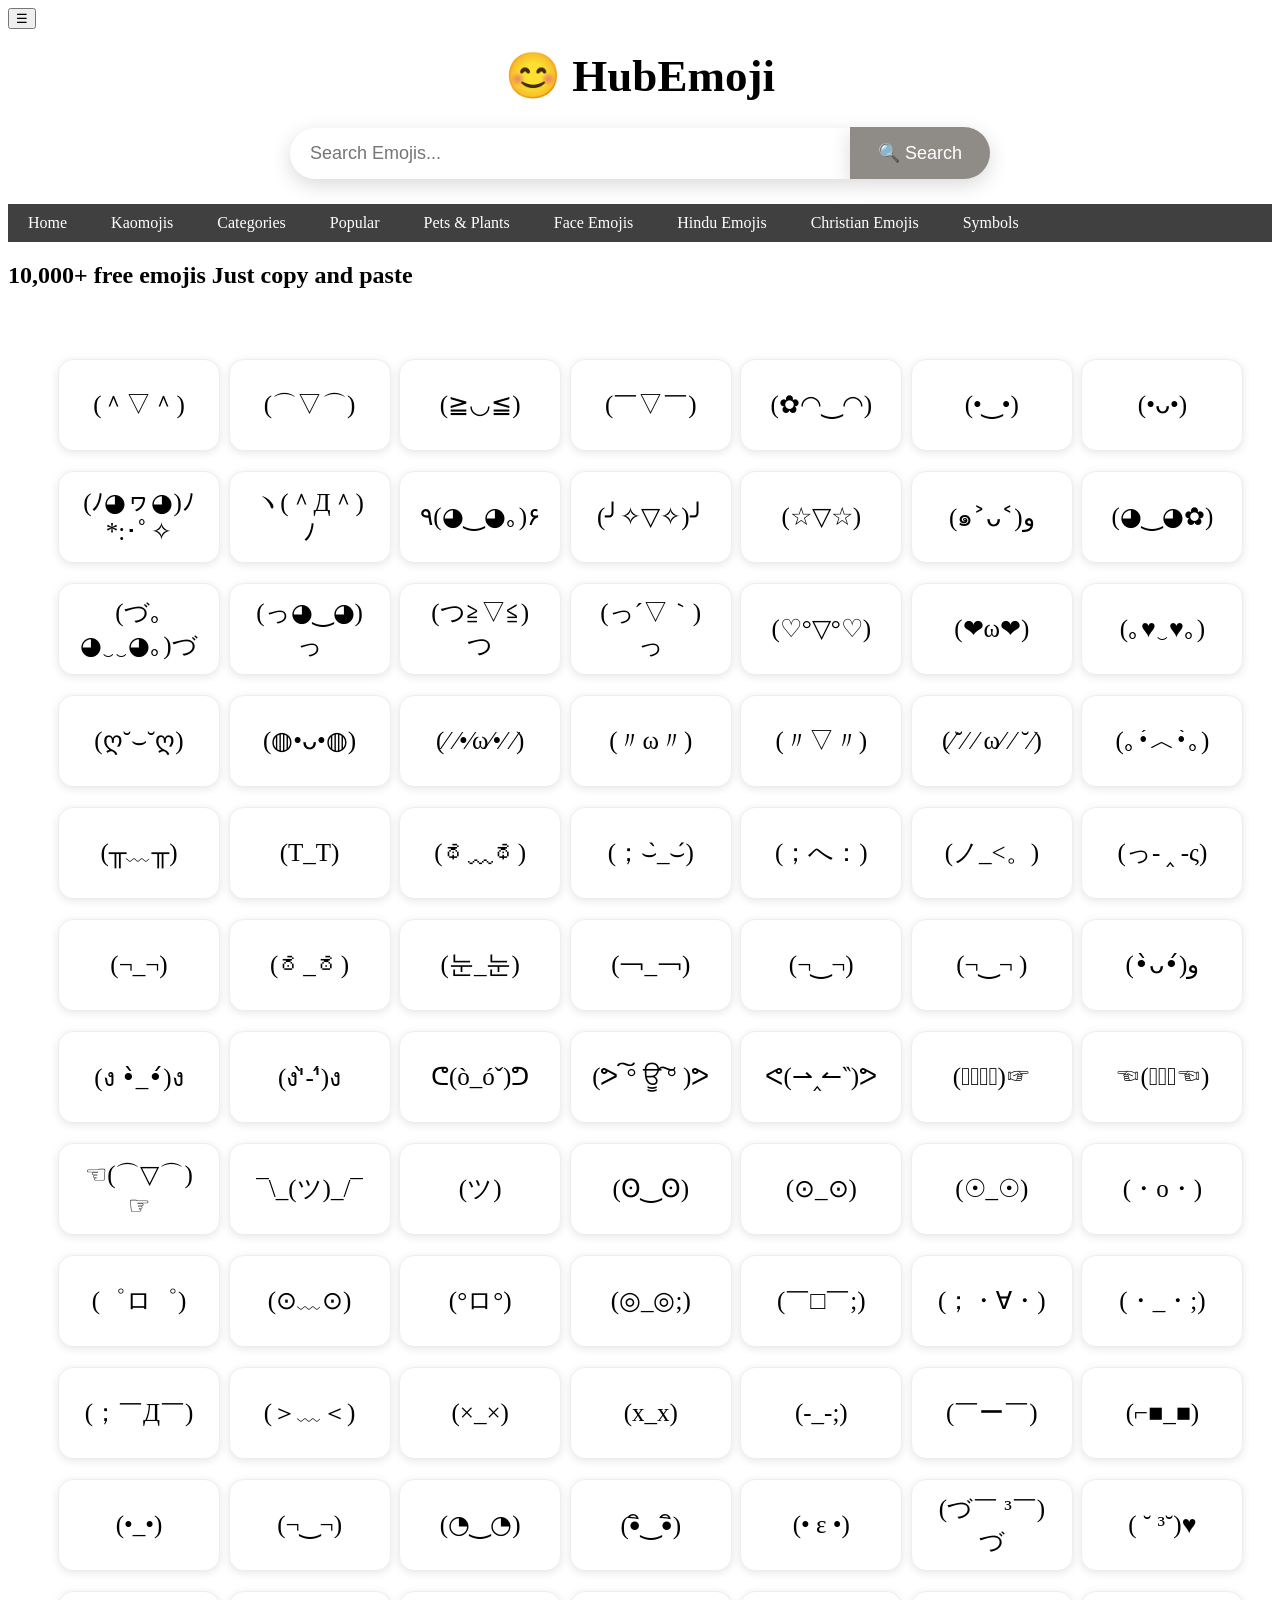
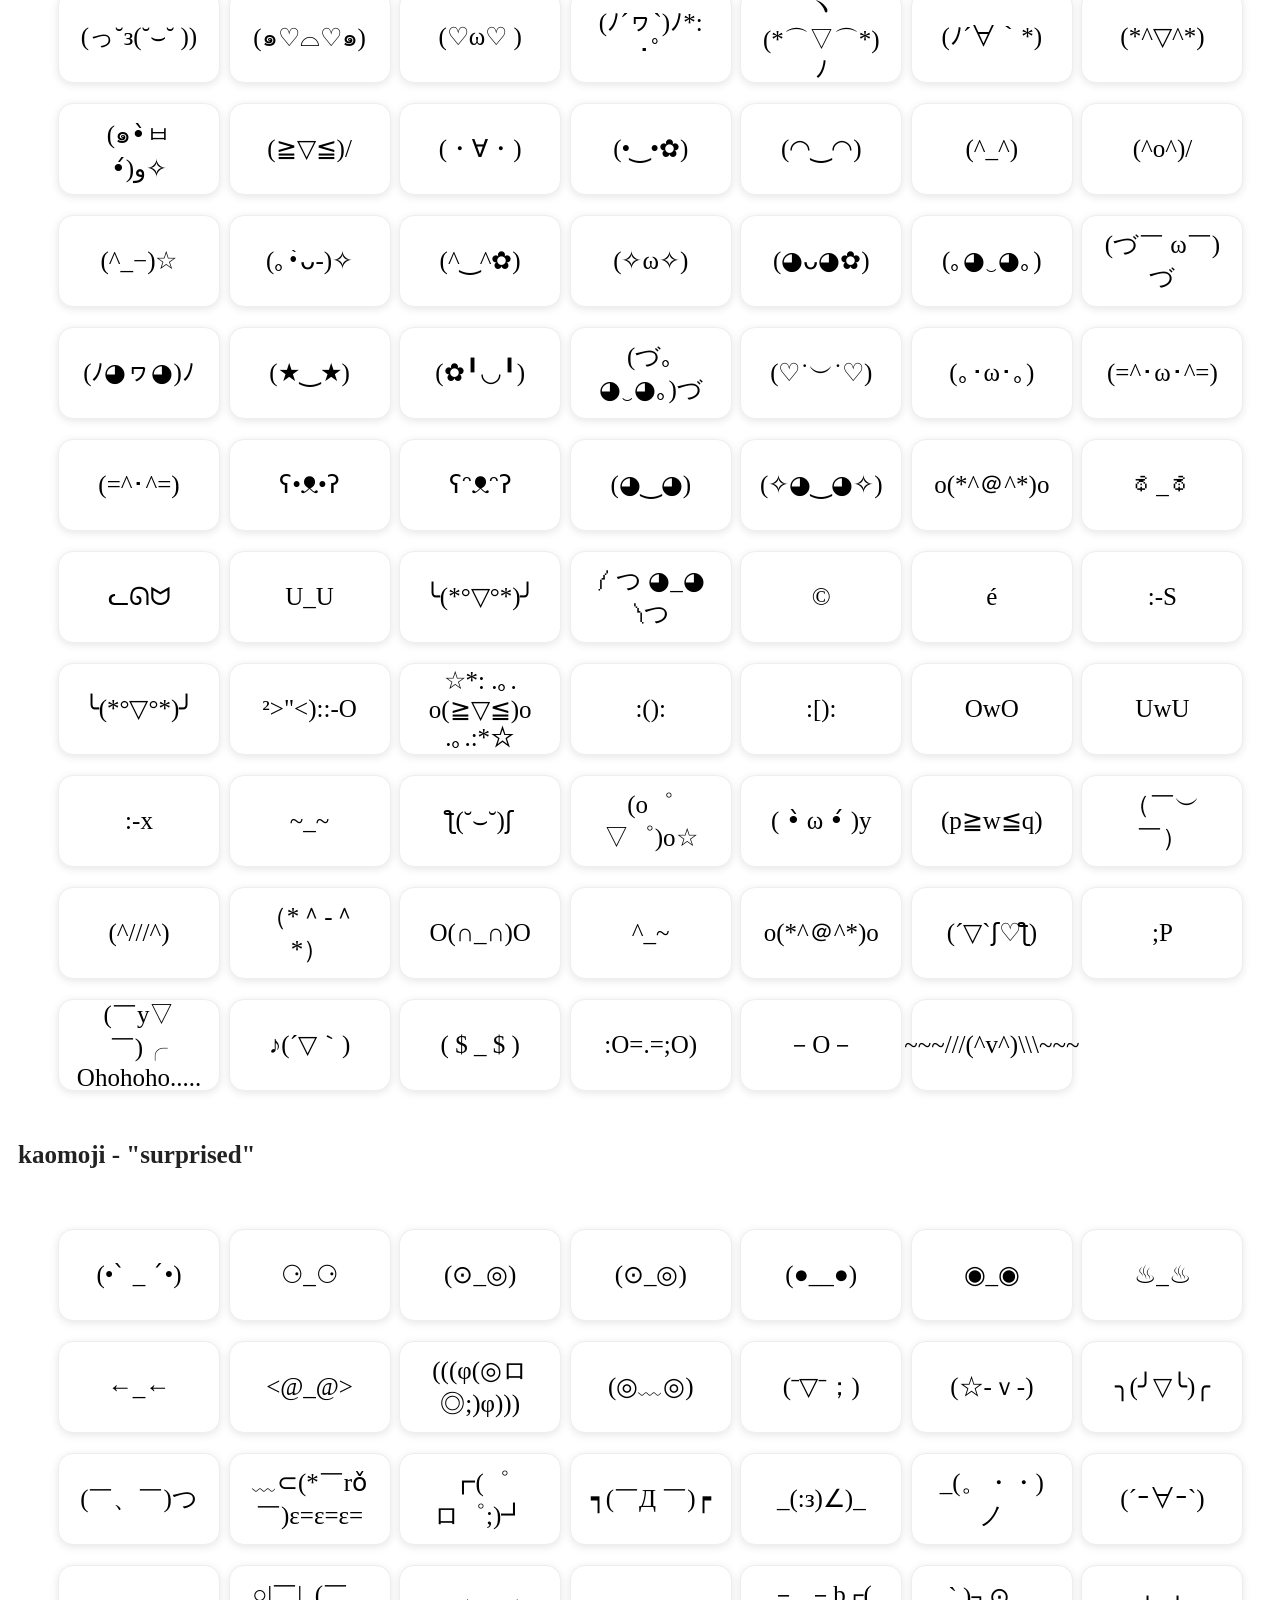
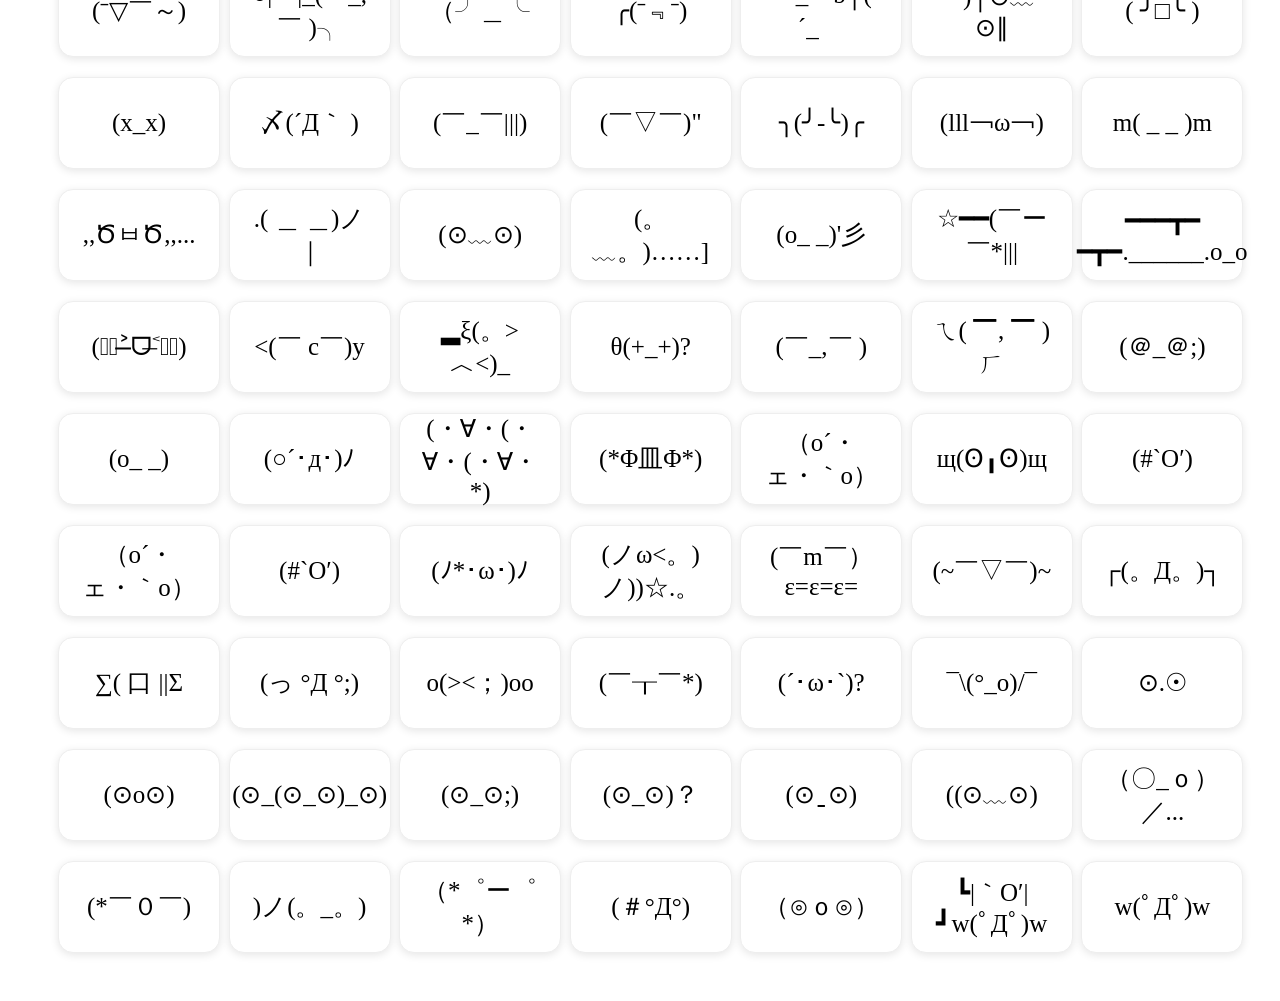
<file: Kaomojis.html>
<!DOCTYPE html>
<html lang="en">
<head>
    <meta charset="UTF-8">
    <meta name="viewport" content="width=device-width, initial-scale=1.0">
    <title>EmojiHub - copy Free Emojis</title>
    <link rel="stylesheet" href="styles.css">
</head>
<body>
<div class="top-header">

    <button class="menu-btn" onclick="toggleMenu()">
        ☰
    </button>
    <h1 class="logo">😊 HubEmoji</h1>
</div>
    
     <div class="search-container">

    <input
        type="text"
        id="search"
        placeholder="Search Emojis..."
    >

    <button id="searchBtn">
        🔍 Search
    </button>

</div>

    <nav class="navbar" id="navbar">
        <ul>
            <li><a href="index.html">Home</a></li>
            <li><a href="Kaomojis.html">Kaomojis</a></li>
            <li><a href="Categories.html">Categories</a></li>
            <li><a href="Popular.html">Popular</a></li>
            <li><a href="Trending.html">Pets & Plants</a></li>
            <li><a href="Face-Emojis.html">Face Emojis</a></li>
            <li><a href="Hindu-Emojis.html">Hindu Emojis</a></li>
            <li><a href="Christian-Emojis.html">Christian Emojis</a></li>
            <li><a href="Symbols.html">Symbols</a></li>
        </ul>
    </nav>

    <main>
        <h2>10,000+ free emojis Just copy and paste</h2>
    </main>

    <div class="emoji-container">
    <div class="emoji-card" data-name="kaomoji happy "> (＾▽＾)</div>
<div class="emoji-card" data-name="kaomoji happy "> (⌒▽⌒)</div>
<div class="emoji-card" data-name="kaomoji happy"> (≧◡≦)</div>
<div class="emoji-card" data-name="kaomoji"> (￣▽￣)</div>
<div class="emoji-card" data-name="kaomoji flower"> (✿◠‿◠)</div>
<div class="emoji-card" data-name="kaomoji eyes"> (•‿•)</div>
<div class="emoji-card" data-name="kaomoji"> (•ᴗ•)</div>
<div class="emoji-card" data-name="kaomoji large eyes"> (ﾉ◕ヮ◕)ﾉ*:･ﾟ✧</div>
<div class="emoji-card" data-name="kaomoji">ヽ(＾Д＾)ﾉ</div>
<div class="emoji-card" data-name="kaomoji large eyes">٩(◕‿◕｡)۶</div>
<div class="emoji-card" data-name="kaomoji"> (╯✧▽✧)╯</div>
<div class="emoji-card" data-name="kaomoji"> (☆▽☆)</div>
<div class="emoji-card" data-name="kaomoji"> (๑˃ᴗ˂)ﻭ</div>
<div class="emoji-card" data-name="kaomoji"> (◕‿◕✿)</div>
<div class="emoji-card" data-name="kaomoji"> (づ｡◕‿‿◕｡)づ</div>
<div class="emoji-card" data-name="kaomoji"> (っ◕‿◕)っ</div>
<div class="emoji-card" data-name="kaomoji"> (つ≧▽≦)つ</div>
<div class="emoji-card" data-name="kaomoji"> (っ´▽｀)っ</div>
<div class="emoji-card" data-name="kaomoji"> (♡°▽°♡)</div>
<div class="emoji-card" data-name="kaomoji love"> (❤ω❤)</div>
<div class="emoji-card" data-name="kaomoji love"> (｡♥‿♥｡)</div>
<div class="emoji-card" data-name="kaomoji love"> (ღ˘⌣˘ღ)</div>
<div class="emoji-card" data-name="kaomoji"> (◍•ᴗ•◍)</div>
<div class="emoji-card" data-name="kaomoji"> (⁄ ⁄•⁄ω⁄•⁄ ⁄)</div>
<div class="emoji-card" data-name="kaomoji"> (〃ω〃)</div>
<div class="emoji-card" data-name="kaomoji"> (〃▽〃)</div>
<div class="emoji-card" data-name="kaomoji"> (⁄˘⁄ ⁄ ω⁄ ⁄ ˘⁄)</div>
<div class="emoji-card" data-name="kaomoji"> (｡•́︿•̀｡)</div>
<div class="emoji-card" data-name="kaomoji sad tears"> (╥﹏╥)</div>
<div class="emoji-card" data-name="kaomoji sad tears"> (T_T)</div>
<div class="emoji-card" data-name="kaomoji sad"> (ಥ﹏ಥ)</div>
<div class="emoji-card" data-name="kaomoji"> (；⌣̀_⌣́)</div>
<div class="emoji-card" data-name="kaomoji"> (；へ：)</div>
<div class="emoji-card" data-name="kaomoji"> (ノ_<。)</div>
<div class="emoji-card" data-name="kaomoji"> (っ- ‸ -ς)</div>
<div class="emoji-card" data-name="kaomoji"> (¬_¬)</div>
<div class="emoji-card" data-name="kaomoji fire"> (ಠ_ಠ)</div>
<div class="emoji-card" data-name="kaomoji"> (눈_눈)</div>
<div class="emoji-card" data-name="kaomoji"> (￢_￢)</div>
<div class="emoji-card" data-name="kaomoji"> (¬‿¬)</div>
<div class="emoji-card" data-name="kaomoji"> (¬‿¬ )</div>
<div class="emoji-card" data-name="kaomoji"> (•̀ᴗ•́)و</div>
<div class="emoji-card" data-name="kaomoji"> (ง •̀_•́)ง</div>
<div class="emoji-card" data-name="kaomoji"> (ง'̀-'́)ง</div>
<div class="emoji-card" data-name="kaomoji"> ᕦ(ò_óˇ)ᕤ</div>
<div class="emoji-card" data-name="kaomoji"> (ᕗ ͠° ਊ ͠° )ᕗ</div>
<div class="emoji-card" data-name="kaomoji"> ᕙ(⇀‸↼‶)ᕗ</div>
<div class="emoji-card" data-name="kaomoji"> (☞ﾟヮﾟ)☞</div>
<div class="emoji-card" data-name="kaomoji"> ☜(ﾟヮﾟ☜)</div>
<div class="emoji-card" data-name="kaomoji"> ☜(⌒▽⌒)☞</div>
<div class="emoji-card" data-name="kaomoji"> ¯\_(ツ)_/¯</div>
<div class="emoji-card" data-name="kaomoji"> (ツ)</div>
<div class="emoji-card" data-name="kaomoji"> (ʘ‿ʘ)</div>
<div class="emoji-card" data-name="kaomoji"> (⊙_⊙)</div>
<div class="emoji-card" data-name="kaomoji"> (☉_☉)</div>
<div class="emoji-card" data-name="kaomoji"> (・o・)</div>
<div class="emoji-card" data-name="kaomoji"> (゜ロ゜)</div>
<div class="emoji-card" data-name="kaomoji"> (⊙﹏⊙)</div>
<div class="emoji-card" data-name="kaomoji"> (°ロ°)</div>
<div class="emoji-card" data-name="kaomoji"> (◎_◎;)</div>
<div class="emoji-card" data-name="kaomoji"> (￣□￣;)</div>
<div class="emoji-card" data-name="kaomoji"> (；・∀・)</div>
<div class="emoji-card" data-name="kaomoji"> (・_・;)</div>
<div class="emoji-card" data-name="kaomoji"> (；￣Д￣)</div>
<div class="emoji-card" data-name="kaomoji"> (＞﹏＜)</div>
<div class="emoji-card" data-name="kaomoji"> (×_×)</div>
<div class="emoji-card" data-name="kaomoji"> (x_x)</div>
<div class="emoji-card" data-name="kaomoji">(-_-;)</div>
<div class="emoji-card" data-name="kaomoji">(￣ー￣)</div>
<div class="emoji-card" data-name="kaomoji">(⌐■_■)</div>
<div class="emoji-card" data-name="kaomoji">(•_•)</div>
<div class="emoji-card" data-name="kaomoji">(¬‿¬)</div>
<div class="emoji-card" data-name="kaomoji">(◔‿◔)</div>
<div class="emoji-card" data-name="kaomoji">(•ิ‿•ิ)</div>
<div class="emoji-card" data-name="kaomoji">(• ε •)</div>
<div class="emoji-card" data-name="kaomoji">(づ￣ ³￣)づ</div>
<div class="emoji-card" data-name="kaomoji">( ˘ ³˘)♥</div>
<div class="emoji-card" data-name="kaomoji">(っ˘з(˘⌣˘ ))</div>
<div class="emoji-card" data-name="kaomoji">(๑♡⌓♡๑)</div>
<div class="emoji-card" data-name="kaomoji">(♡ω♡ )</div>
<div class="emoji-card" data-name="kaomoji">(ﾉ´ヮ`)ﾉ*: ･ﾟ</div>
<div class="emoji-card" data-name="kaomoji">ヽ(*⌒▽⌒*)ﾉ</div>
<div class="emoji-card" data-name="kaomoji">(ﾉ´∀｀*)</div>
<div class="emoji-card" data-name="kaomoji">(*^▽^*)</div>
<div class="emoji-card" data-name="kaomoji">(๑•̀ㅂ•́)و✧</div>
<div class="emoji-card" data-name="kaomoji">(≧▽≦)/</div>
<div class="emoji-card" data-name="kaomoji">(・∀・)</div>
<div class="emoji-card" data-name="kaomoji">(•‿•✿)</div>
<div class="emoji-card" data-name="kaomoji">(◠‿◠)</div>
<div class="emoji-card" data-name="kaomoji">(^_^)</div>
<div class="emoji-card" data-name="kaomoji">(^o^)/</div>
<div class="emoji-card" data-name="kaomoji">(^_−)☆</div>
<div class="emoji-card" data-name="kaomoji">(｡•̀ᴗ-)✧</div>
<div class="emoji-card" data-name="kaomoji">(^‿^✿)</div>
<div class="emoji-card" data-name="kaomoji">(✧ω✧)</div>
<div class="emoji-card" data-name="kaomoji">(◕ᴗ◕✿)</div>
<div class="emoji-card" data-name="kaomoji">(｡◕‿◕｡)</div>
<div class="emoji-card" data-name="kaomoji">(づ￣ ω￣)づ</div>
<div class="emoji-card" data-name="kaomoji">(ﾉ◕ヮ◕)ﾉ</div>
<div class="emoji-card" data-name="kaomoji">(★‿★)</div>
<div class="emoji-card" data-name="kaomoji">(✿╹◡╹)</div>
<div class="emoji-card" data-name="kaomoji">(づ｡◕‿◕｡)づ</div>
<div class="emoji-card" data-name="kaomoji">(♡˙︶˙♡)</div>
<div class="emoji-card" data-name="kaomoji">(｡･ω･｡)</div>
<div class="emoji-card" data-name="kaomoji">(=^･ω･^=)</div>
<div class="emoji-card" data-name="kaomoji">(=^･^=)</div>
<div class="emoji-card" data-name="kaomoji">ʕ•ᴥ•ʔ</div>
<div class="emoji-card" data-name="kaomoji">ʕᵔᴥᵔʔ</div>
<div class="emoji-card" data-name="kaomoji">(◕‿◕)</div>
<div class="emoji-card" data-name="kaomoji">(✧◕‿◕✧)</div>
<div class="emoji-card" data-name="kaomoji">o(*^＠^*)o</div>
<div class="emoji-card" data-name="kaomoji">ಥ_ಥ</div>
<div class="emoji-card" data-name="kaomoji">ᓚᘏᗢ</div>
<div class="emoji-card" data-name="kaomoji">U_U</div>
<div class="emoji-card" data-name="kaomoji">╰(*°▽°*)╯</div>
<div class="emoji-card" data-name="kaomoji">༼ つ ◕_◕ ༽つ</div>
<div class="emoji-card" data-name="kaomoji">©</div>
<div class="emoji-card" data-name="kaomoji">é</div>
<div class="emoji-card" data-name="kaomoji">:-S</div>
<div class="emoji-card" data-name="kaomoji">╰(*°▽°*)╯</div>
<div class="emoji-card" data-name="kaomoji">²>"<)::-O</div>
<div class="emoji-card" data-name="kaomoji">☆*: .｡. o(≧▽≦)o .｡.:*☆</div>
<div class="emoji-card" data-name="kaomoji">:():</div>
<div class="emoji-card" data-name="kaomoji">:[):</div>
<div class="emoji-card" data-name="kaomoji">OwO</div>
<div class="emoji-card" data-name="kaomoji">UwU</div>
<div class="emoji-card" data-name="kaomoji">:-x</div>
<div class="emoji-card" data-name="kaomoji">~_~</div>
<div class="emoji-card" data-name="kaomoji">ƪ(˘⌣˘)ʃ</div>
<div class="emoji-card" data-name="kaomoji">(o゜▽゜)o☆</div>
<div class="emoji-card" data-name="kaomoji">( •̀ ω •́ )y</div>
<div class="emoji-card" data-name="kaomoji">(p≧w≦q)</div>
<div class="emoji-card" data-name="kaomoji">（￣︶￣）</div>
<div class="emoji-card" data-name="kaomoji">(^///^)</div>
<div class="emoji-card" data-name="kaomoji">（*＾-＾*）</div>
<div class="emoji-card" data-name="kaomoji">O(∩_∩)O</div>
<div class="emoji-card" data-name="kaomoji">^_~</div>
<div class="emoji-card" data-name="kaomoji">o(*^＠^*)o</div>
<div class="emoji-card" data-name="kaomoji">(´▽`ʃ♡ƪ)</div>
<div class="emoji-card" data-name="kaomoji">;P</div>
<div class="emoji-card" data-name="kaomoji">(￣y▽￣)╭ Ohohoho.....</div>
<div class="emoji-card" data-name="kaomoji">♪(´▽｀)</div>
<div class="emoji-card" data-name="kaomoji">( $ _ $ )</div>
<div class="emoji-card" data-name="kaomoji">:O=.=;O)</div>
<div class="emoji-card" data-name="kaomoji">－O－</div>
<div class="emoji-card" data-name="kaomoji">~~~///(^v^)\\\~~~</div>
</div> <!-- Close the container here -->

<h2 class="category-title">kaomoji - "surprised"</h2>

<div class="emoji-container">
<div class="emoji-card" data-name="kaomoji surprised">(•ˋ _ ˊ•)</div>
<div class="emoji-card" data-name="kaomoji surprised">⚆_⚆</div>
<div class="emoji-card" data-name="kaomoji surprised">(⊙_◎)</div>
<div class="emoji-card" data-name="kaomoji surprised">(⊙_◎)</div>
<div class="emoji-card" data-name="kaomoji surprised">(●__●)</div>
<div class="emoji-card" data-name="kaomoji surprised">◉_◉</div>
<div class="emoji-card" data-name="kaomoji surprised">♨︎_♨︎</div>
<div class="emoji-card" data-name="kaomoji surprised">←_←</div>
<div class="emoji-card" data-name="kaomoji surprised"><@_@></div>
<div class="emoji-card" data-name="kaomoji surprised">(((φ(◎ロ◎;)φ)))</div>
<div class="emoji-card" data-name="kaomoji surprised">(◎﹏◎)</div>
<div class="emoji-card" data-name="kaomoji surprised">(ˉ▽ˉ；)</div>
<div class="emoji-card" data-name="kaomoji surprised">(☆-ｖ-)</div>
<div class="emoji-card" data-name="kaomoji surprised">╮(╯▽╰)╭</div>
<div class="emoji-card" data-name="kaomoji surprised">(￣、￣)つ</div>
<div class="emoji-card" data-name="kaomoji surprised">﹏⊂(*￣rǒ￣)ε=ε=ε=</div>
<div class="emoji-card" data-name="kaomoji surprised">┏(゜ロ゜;)┛</div>
<div class="emoji-card" data-name="kaomoji surprised">┑(￣Д ￣)┍</div>
<div class="emoji-card" data-name="kaomoji surprised">_(:з)∠)_</div>
<div class="emoji-card" data-name="kaomoji surprised">_(。・・)ノ</div>
<div class="emoji-card" data-name="kaomoji surprised">(´ｰ∀ｰ`)</div>
<div class="emoji-card" data-name="kaomoji surprised">(ˉ▽￣～)</div>
<div class="emoji-card" data-name="kaomoji surprised">○|￣|_(￣_,￣ )╮</div>
<div class="emoji-card" data-name="kaomoji surprised">（╯＿╰</div>
<div class="emoji-card" data-name="kaomoji surprised">╭(ˉ﹃ˉ)</div>
<div class="emoji-card" data-name="kaomoji surprised">－_－b┌( ´_ゝ</div>
<div class="emoji-card" data-name="kaomoji surprised">` )┐⊙﹏⊙∥</div>
<div class="emoji-card" data-name="kaomoji surprised">( ╯□╰ )</div>
<div class="emoji-card" data-name="kaomoji surprised">(x_x)</div>
<div class="emoji-card" data-name="kaomoji surprised">〆(´Д｀ )</div>
<div class="emoji-card" data-name="kaomoji surprised">(￣_￣|||)</div>
<div class="emoji-card" data-name="kaomoji surprised">(￣▽￣)"</div>
<div class="emoji-card" data-name="kaomoji surprised">╮(╯-╰)╭</div>
<div class="emoji-card" data-name="kaomoji surprised">(lll￢ω￢)</div>
<div class="emoji-card" data-name="kaomoji surprised">m( _ _ )m</div>
<div class="emoji-card" data-name="kaomoji surprised">,,ԾㅂԾ,,...</div>
<div class="emoji-card" data-name="kaomoji surprised">.( ＿ ＿)ノ｜</div>
<div class="emoji-card" data-name="kaomoji surprised">(⊙﹏⊙)</div>
<div class="emoji-card" data-name="kaomoji surprised">(。﹏。)……]</div>
<div class="emoji-card" data-name="kaomoji surprised">(o_ _)'彡</div>
<div class="emoji-card" data-name="kaomoji surprised">☆━━(￣ー￣*|||</div>
<div class="emoji-card" data-name="kaomoji surprised">━━━┳━　━┳━.______.o_o</div>
<div class="emoji-card" data-name="kaomoji surprised">(๐॔˃̶ᗜ˂̶๐॓)</div>
<div class="emoji-card" data-name="kaomoji surprised"><(￣ c￣)y</div>
<div class="emoji-card" data-name="kaomoji surprised">▂ξ(。>︿<)_</div>
<div class="emoji-card" data-name="kaomoji surprised">θ(+_+)?</div>
<div class="emoji-card" data-name="kaomoji surprised">(￣_,￣ )</div>
<div class="emoji-card" data-name="kaomoji surprised">ㄟ( ▔, ▔ )ㄏ</div>
<div class="emoji-card" data-name="kaomoji surprised">(＠_＠;)</div>
<div class="emoji-card" data-name="kaomoji surprised">(o_ _)</div>
<div class="emoji-card" data-name="kaomoji surprised">(○´･д･)ﾉ</div>
<div class="emoji-card" data-name="kaomoji surprised">(・∀・(・∀・(・∀・*)</div>
<div class="emoji-card" data-name="kaomoji surprised">(*Φ皿Φ*)</div>
<div class="emoji-card" data-name="kaomoji surprised">（o´・ェ・｀o）</div>
<div class="emoji-card" data-name="kaomoji surprised">щ(ʘ╻ʘ)щ</div>
<div class="emoji-card" data-name="kaomoji surprised">(#`O′)</div>
<div class="emoji-card" data-name="kaomoji surprised">（o´・ェ・｀o）</div>
<div class="emoji-card" data-name="kaomoji surprised">(#`O′)</div>
<div class="emoji-card" data-name="kaomoji surprised">(ﾉ*･ω･)ﾉ</div>
<div class="emoji-card" data-name="kaomoji surprised">(ノω<。)ノ))☆.。</div>
<div class="emoji-card" data-name="kaomoji surprised">(￣m￣）ε=ε=ε=</div>
<div class="emoji-card" data-name="kaomoji surprised">(~￣▽￣)~</div>
<div class="emoji-card" data-name="kaomoji surprised">┌(。Д。)┐</div>
<div class="emoji-card" data-name="kaomoji surprised">∑( 口 ||Σ</div>
<div class="emoji-card" data-name="kaomoji surprised">(っ °Д °;)</div>
<div class="emoji-card" data-name="kaomoji surprised">o(><；)oo</div>
<div class="emoji-card" data-name="kaomoji surprised">(￣┰￣*)</div>
<div class="emoji-card" data-name="kaomoji surprised">(´･ω･`)?</div>
<div class="emoji-card" data-name="kaomoji surprised">¯\(°_o)/¯</div>
<div class="emoji-card" data-name="kaomoji surprised">⊙.☉</div>
<div class="emoji-card" data-name="kaomoji surprised">(⊙o⊙)</div>
<div class="emoji-card" data-name="kaomoji surprised">(⊙_(⊙_⊙)_⊙)</div>
<div class="emoji-card" data-name="kaomoji surprised">(⊙_⊙;)</div>
<div class="emoji-card" data-name="kaomoji surprised">(⊙_⊙)？</div>
<div class="emoji-card" data-name="kaomoji surprised">(⊙ˍ⊙)</div>
<div class="emoji-card" data-name="kaomoji surprised">((⊙﹏⊙)</div>
<div class="emoji-card" data-name="kaomoji surprised">（〇_ｏ）／...</div>
<div class="emoji-card" data-name="kaomoji surprised">(*￣０￣)</div>
<div class="emoji-card" data-name="kaomoji surprised">)ノ(。_。)</div>
<div class="emoji-card" data-name="kaomoji surprised">（*゜ー゜*）</div>
<div class="emoji-card" data-name="kaomoji surprised">(＃°Д°)</div>
<div class="emoji-card" data-name="kaomoji surprised">（⊙ｏ⊙）</div>
<div class="emoji-card" data-name="kaomoji surprised">┗|｀O′|┛w(ﾟДﾟ)w</div>
<div class="emoji-card" data-name="kaomoji surprised">w(ﾟДﾟ)w</div>


<div id="copy-toast">Copied!</div>
<script src="script.js"></script>
</body>
</file>
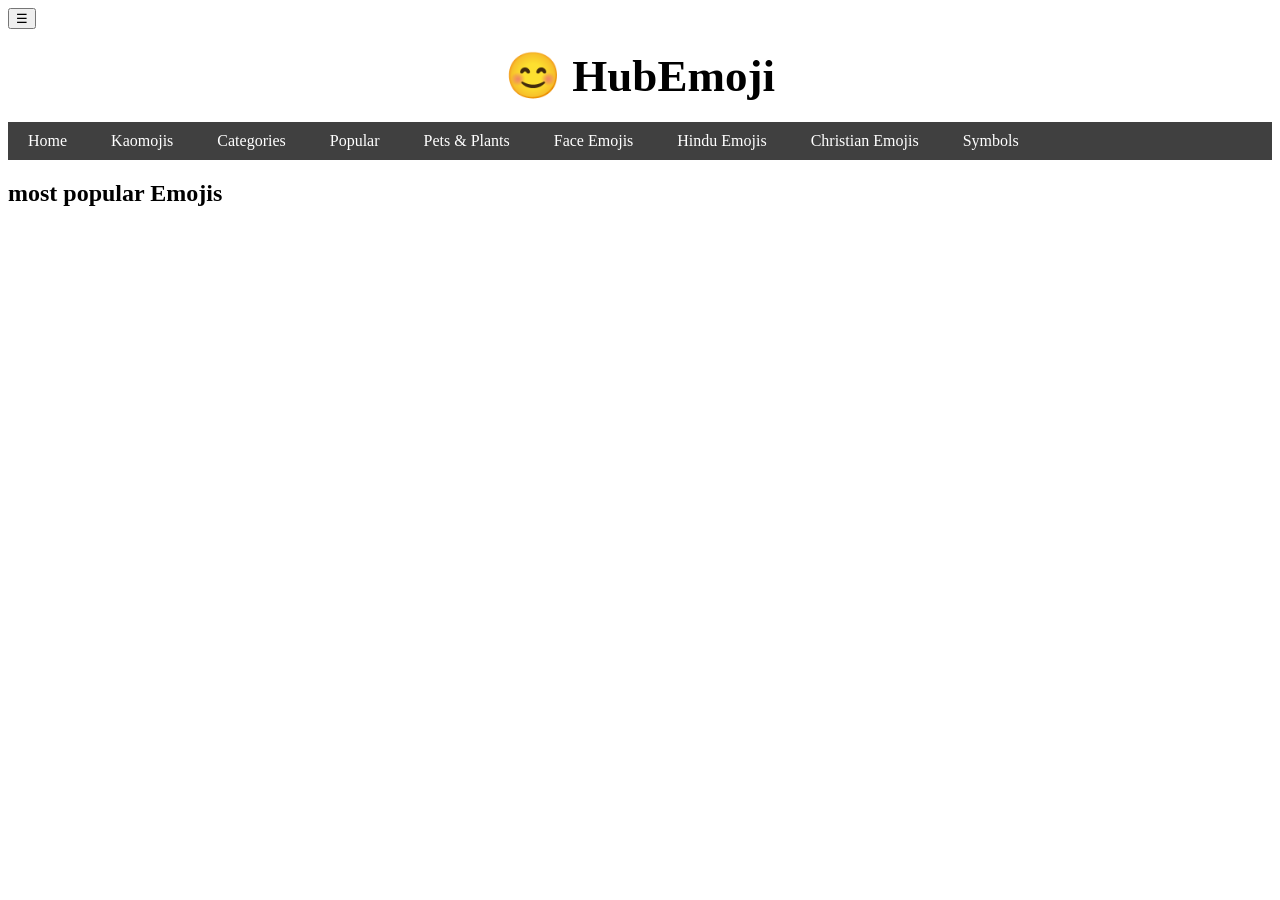
<file: Popular.html>
<!DOCTYPE html>
<html lang="en">
<head>
    <meta charset="UTF-8">
    <meta name="viewport" content="width=device-width, initial-scale=1.0">
    <title>EmojiHub - Popular</title>
    <link rel="stylesheet" href="styles.css">
</head>
<body>
<div class="top-header">

    <button class="menu-btn" onclick="toggleMenu()">
        ☰
    </button>
    <h1 class="logo">😊 HubEmoji</h1>
</div>
    

    <nav class="navbar" id="navbar">
        <ul>
            <li><a href="index.html">Home</a></li>
            <li><a href="Kaomojis.html">Kaomojis</a></li>
            <li><a href="Categories.html">Categories</a></li>
            <li><a href="Popular.html">Popular</a></li>
            <li><a href="Trending.html">Pets & Plants</a></li>
            <li><a href="Face-Emojis.html">Face Emojis</a></li>
            <li><a href="Hindu-Emojis.html">Hindu Emojis</a></li>
            <li><a href="Christian-Emojis.html">Christian Emojis</a></li>
            <li><a href="Symbols.html">Symbols</a></li>
        </ul>
    </nav>

    <main>
        <h2>most popular Emojis </h2>
    </main>

    <script src="script.js"></script>

</body>
</html>
</file>
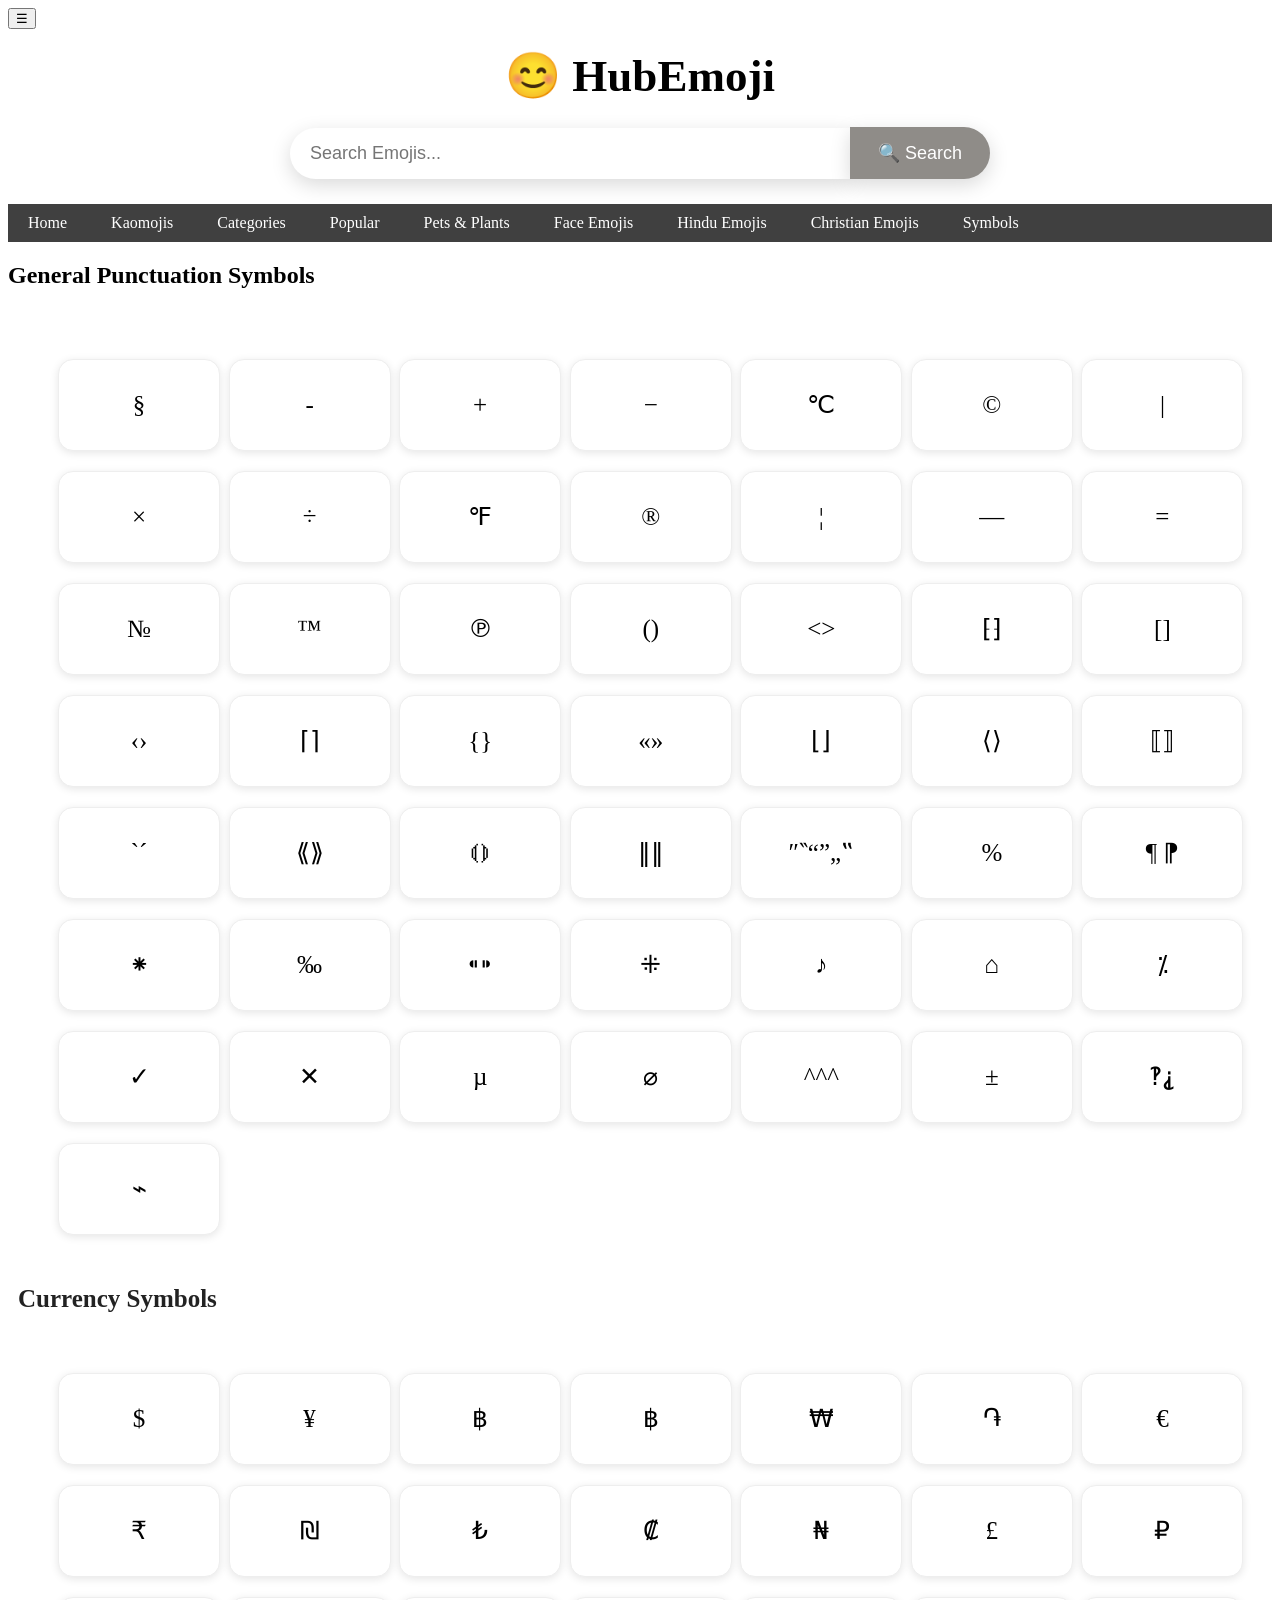
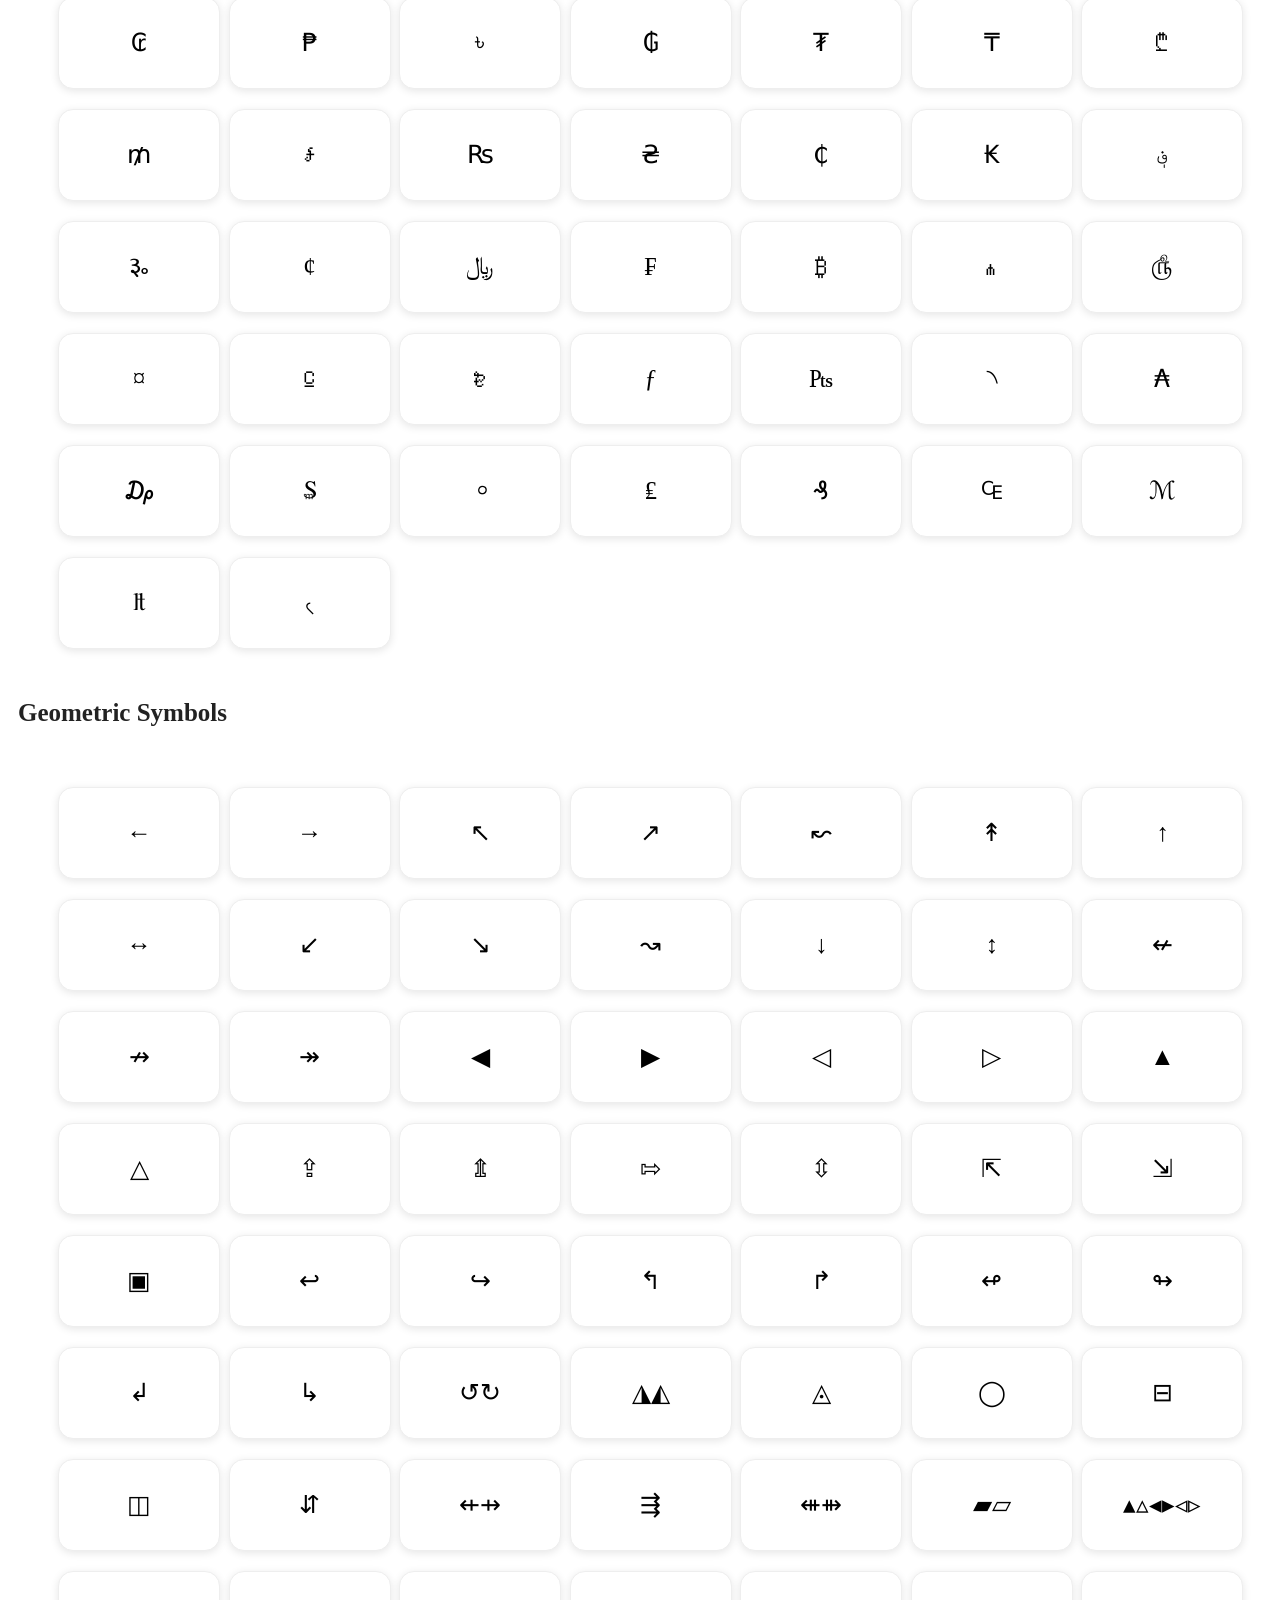
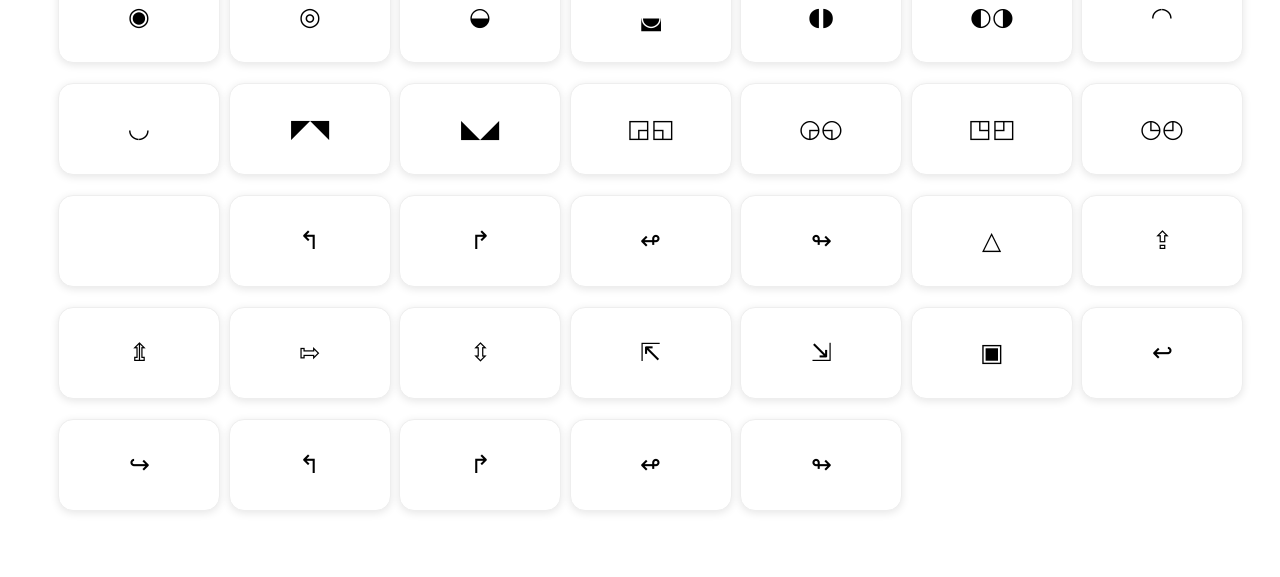
<file: Symbols.html>
<!DOCTYPE html>
<html lang="en">
<head>
    <meta charset="UTF-8">
    <meta name="viewport" content="width=device-width, initial-scale=1.0">
    <title>EmojiHub - Most Trending</title>
    <link rel="stylesheet" href="styles.css">
</head>
<body>
<div class="top-header">

    <button class="menu-btn" onclick="toggleMenu()">
        ☰
    </button>
    <h1 class="logo">😊 HubEmoji</h1>
</div>
     <div class="search-container">

        <input
        type="text"
        id="search"
        placeholder="Search Emojis..."
    >

    <button id="searchBtn">
        🔍 Search
    </button>
     </div>




    <nav class="navbar" id="navbar">
        <ul>
            <li><a href="index.html">Home</a></li>
            <li><a href="Kaomojis.html">Kaomojis</a></li>
            <li><a href="Categories.html">Categories</a></li>
            <li><a href="Popular.html">Popular</a></li>
            <li><a href="Trending.html">Pets & Plants</a></li>
            <li><a href="Face-Emojis.html">Face Emojis</a></li>
            <li><a href="Hindu-Emojis.html">Hindu Emojis</a></li>
            <li><a href="Christian-Emojis.html">Christian Emojis</a></li>
            <li><a href="Symbols.html">Symbols</a></li>
        </ul>
    </nav>

    <main>
        <h2>General Punctuation Symbols</h2>
    </main>


    <div class="emoji-container">
    <div class="emoji-card">§</div>
    <div class="emoji-card">-</div>
<div class="emoji-card" data-name="General Punctuation Symbols plus positive">+</div>
<div class="emoji-card" data-name="General Punctuation Symbols">−</div>
<div class="emoji-card" data-name="General Punctuation Symbols">℃</div>
<div class="emoji-card" data-name="General Punctuation Symbols copy">©</div>
<div class="emoji-card" data-name="General Punctuation Symbols">|</div>
<div class="emoji-card" data-name="General Punctuation Symbols box cross">×</div>
<div class="emoji-card" data-name="General Punctuation Symbols">÷</div>
<div class="emoji-card" data-name="General Punctuation Symbols">℉</div>
<div class="emoji-card" data-name="General Punctuation Symbols">®</div>
<div class="emoji-card" data-name="General Punctuation Symbols">¦</div>
<div class="emoji-card" data-name="General Punctuation Symbols">—</div>
<div class="emoji-card" data-name="General Punctuation Symbols">=</div>
<div class="emoji-card" data-name="General Punctuation Symbols">№</div>
<div class="emoji-card" data-name="General Punctuation Symbols">™</div>
<div class="emoji-card" data-name="General Punctuation Symbols">℗</div>
<div class="emoji-card" data-name="General Punctuation Symbols">()</div>

<div class="emoji-card" data-name="General Punctuation Symbols"><></div>
<div class="emoji-card" data-name="General Punctuation Symbols">⁅⁆</div>
<div class="emoji-card" data-name="General Punctuation Symbols">[]</div>
<div class="emoji-card" data-name="General Punctuation Symbols">‹›</div>
<div class="emoji-card" data-name="General Punctuation Symbols">⌈⌉</div>
<div class="emoji-card" data-name="General Punctuation Symbols">{}</div>
<div class="emoji-card" data-name="General Punctuation Symbols">«»</div>
<div class="emoji-card" data-name="General Punctuation Symbols">⌊⌋</div>
<div class="emoji-card" data-name="General Punctuation Symbols">⟨⟩</div>
<div class="emoji-card" data-name="General Punctuation Symbols">⟦⟧</div>
<div class="emoji-card" data-name="General Punctuation Symbols">`´</div>
<div class="emoji-card" data-name="General Punctuation Symbols">⟪⟫</div>
<div class="emoji-card" data-name="General Punctuation Symbols">⟬⟭</div>
<div class="emoji-card" data-name="General Punctuation Symbols">‖‖</div>
<div class="emoji-card" data-name="General Punctuation Symbols">″‶“”„‟</div>
<div class="emoji-card" data-name="General Punctuation Symbols percentage percent">%</div>

<div class="emoji-card" data-name="General Punctuation Symbols">¶ ⁋</div>
<div class="emoji-card" data-name="General Punctuation Symbols">⁕</div>
<div class="emoji-card" data-name="General Punctuation Symbols">‰</div>
<div class="emoji-card" data-name="General Punctuation Symbols">⁌⁍</div>
<div class="emoji-card" data-name="General Punctuation Symbols positive box">⁜</div>
<div class="emoji-card" data-name="General Punctuation Symbols music song">♪</div>
<div class="emoji-card" data-name="General Punctuation Symbols home">⌂</div>
<div class="emoji-card" data-name="General Punctuation Symbols">⁒</div>
<div class="emoji-card" data-name="General Punctuation Symbols correct tick">✓</div>
<div class="emoji-card" data-name="General Punctuation Symbols cross wrong">✕</div>
<div class="emoji-card" data-name="General Punctuation Symbols mue">µ</div>
<div class="emoji-card" data-name="General Punctuation Symbols pi">⌀</div>
<div class="emoji-card" data-name="General Punctuation Symbols square">^^^</div>
<div class="emoji-card" data-name="General Punctuation Symbols plus minus positive">±</div>
<div class="emoji-card" data-name="General Punctuation Symbols question mark">‽⸘</div>
<div class="emoji-card" data-name="">⌁</div>
</div> <!-- Close the container here -->

<h2 class="category-title">Currency Symbols</h2>

<div class="emoji-container">
    <div class="emoji-card" data-name="dollar">$</div>
    <div class="emoji-card" data-name="">¥</div>
    <div class="emoji-card" data-name="">฿</div>
    <div class="emoji-card" data-name="">฿</div>
    <div class="emoji-card" data-name="">₩</div>
    <div class="emoji-card" data-name="">֏</div>
    <div class="emoji-card" data-name="">€</div>
    <div class="emoji-card" data-name="">₹</div>
    <div class="emoji-card" data-name="">₪</div>
    <div class="emoji-card" data-name="">₺</div>
    <div class="emoji-card" data-name="">₡</div>
    <div class="emoji-card" data-name="">₦</div>
    <div class="emoji-card" data-name="">£</div>
    <div class="emoji-card" data-name="">₽</div>
    <div class="emoji-card" data-name="">₢</div>
    <div class="emoji-card" data-name="">₱</div>
    <div class="emoji-card" data-name="">৳</div>
    <div class="emoji-card" data-name="">₲</div>
    <div class="emoji-card" data-name="">₮</div>
    <div class="emoji-card" data-name="">₸</div>
    <div class="emoji-card" data-name="">₾</div>
    <div class="emoji-card" data-name="">₥</div>
    <div class="emoji-card" data-name="">៛</div>
    <div class="emoji-card" data-name="">₨</div>
    <div class="emoji-card" data-name="">₴</div>
    <div class="emoji-card" data-name="">₵</div>
    <div class="emoji-card" data-name="">₭</div>
    <div class="emoji-card" data-name="">؋</div>
    <div class="emoji-card" data-name="">૱</div>
    <div class="emoji-card" data-name="">¢</div>
    <div class="emoji-card" data-name="">﷼</div>
    <div class="emoji-card" data-name="">₣</div>
    <div class="emoji-card" data-name="">₿</div>
    <div class="emoji-card" data-name="">₼</div>
    <div class="emoji-card" data-name="">௹</div>
    <div class="emoji-card" data-name="">¤</div>
    <div class="emoji-card" data-name="">⃀</div>
    <div class="emoji-card" data-name="">₻</div>
    <div class="emoji-card" data-name="">ƒ</div>
    <div class="emoji-card" data-name="">₧</div>
    <div class="emoji-card" data-name="">৲</div>
    <div class="emoji-card" data-name="">₳</div>
    <div class="emoji-card" data-name="">₯</div>
    <div class="emoji-card" data-name="">₷</div>
    <div class="emoji-card" data-name="">৹</div>
    <div class="emoji-card" data-name="">₤</div>
    <div class="emoji-card" data-name="">₰</div>
    <div class="emoji-card" data-name="">₠</div>
    <div class="emoji-card" data-name="">ℳ</div>
    <div class="emoji-card" data-name="">₶</div>
    <div class="emoji-card" data-name="">৻</div>
</div> <!-- Close the container here -->
    <h2 class="category-name">Geometric Symbols</h2>
    <div class="emoji-container">
    <div class="emoji-card" data-name="">←</div>
    <div class="emoji-card" data-name="">→</div>
    <div class="emoji-card" data-name="">↖</div>
    <div class="emoji-card" data-name="">↗</div>
    <div class="emoji-card" data-name="">↜</div>
    <div class="emoji-card" data-name="">↟</div>
    <div class="emoji-card" data-name="">↑</div>
    <div class="emoji-card" data-name="">↔</div>
    <div class="emoji-card" data-name="">↙</div>
    <div class="emoji-card" data-name="">↘</div>
    <div class="emoji-card" data-name="">↝</div>
    <div class="emoji-card" data-name="">↓</div>
    <div class="emoji-card" data-name="">↕</div>
    <div class="emoji-card" data-name="">↚</div>
    <div class="emoji-card" data-name="">↛</div>
    <div class="emoji-card" data-name="">↠</div>
    <div class="emoji-card" data-name="">◀</div>
    <div class="emoji-card" data-name="">▶</div>
    <div class="emoji-card" data-name="">◁</div>
    <div class="emoji-card" data-name="">▷</div>
    <div class="emoji-card" data-name="">▲</div>
    <div class="emoji-card" data-name="">△</div>
    <div class="emoji-card" data-name="">⇪</div>
    <div class="emoji-card" data-name="">⇭</div>
    <div class="emoji-card" data-name="">⇰</div>
    <div class="emoji-card" data-name="">⇳</div>
    <div class="emoji-card" data-name="">⇱</div>
    <div class="emoji-card" data-name="">⇲</div>
    <div class="emoji-card" data-name="">▣</div>
    <div class="emoji-card" data-name="">↩</div>
    <div class="emoji-card" data-name="">↪</div>
    <div class="emoji-card" data-name="">↰</div>
    <div class="emoji-card" data-name="">↱</div>
    <div class="emoji-card" data-name="">↫</div>
    <div class="emoji-card" data-name="">↬</div>
    <div class="emoji-card" data-name="">↲</div>
    <div class="emoji-card" data-name="">↳</div>
    <div class="emoji-card" data-name="">↺↻</div>
    <div class="emoji-card" data-name="">◮◭</div>
    <div class="emoji-card" data-name="">◬</div>
    <div class="emoji-card" data-name="">◯</div>
    <div class="emoji-card" data-name="">⊟</div>
    <div class="emoji-card" data-name="">◫</div>
    <div class="emoji-card" data-name="">⇵</div>
    <div class="emoji-card" data-name="">⇷⇸</div>
    <div class="emoji-card" data-name="">⇶</div>
    <div class="emoji-card" data-name="">⇺⇻</div>
    <div class="emoji-card" data-name="">▰▱</div>
    <div class="emoji-card" data-name="">▴▵◂▸◃▹</div>
    <div class="emoji-card" data-name="">◉</div>
    <div class="emoji-card" data-name="">◎</div>
    <div class="emoji-card" data-name="">◒</div>
    <div class="emoji-card" data-name="">◛</div>
    <div class="emoji-card" data-name="">◖◗</div>
    <div class="emoji-card" data-name="">◐◑</div>
    <div class="emoji-card" data-name="">◜◝</div>
    <div class="emoji-card" data-name="">◟◞</div>
    <div class="emoji-card" data-name="">◤◥</div>
    <div class="emoji-card" data-name="">◣◢</div>
    <div class="emoji-card" data-name="">◲◱</div>
    <div class="emoji-card" data-name="">◶◵</div>
    <div class="emoji-card" data-name="">◳◰</div>
    <div class="emoji-card" data-name="">◷◴</div>
    <div class="emoji-card" data-name=""></div>
    <div class="emoji-card" data-name="">↰</div>
    <div class="emoji-card" data-name="">↱</div>
    <div class="emoji-card" data-name="">↫</div>
    <div class="emoji-card" data-name="">↬</div>
    <div class="emoji-card" data-name="">△</div>
    <div class="emoji-card" data-name="">⇪</div>
    <div class="emoji-card" data-name="">⇭</div>
    <div class="emoji-card" data-name="">⇰</div>
    <div class="emoji-card" data-name="">⇳</div>
    <div class="emoji-card" data-name="">⇱</div>
    <div class="emoji-card" data-name="">⇲</div>
    <div class="emoji-card" data-name="">▣</div>
    <div class="emoji-card" data-name="">↩</div>
    <div class="emoji-card" data-name="">↪</div>
    <div class="emoji-card" data-name="">↰</div>
    <div class="emoji-card" data-name="">↱</div>
    <div class="emoji-card" data-name="">↫</div>
    <div class="emoji-card" data-name="">↬</div>


    <div class="emoji-container"></div>


<div id="copy-toast">Copied!</div>

<script src="script.js"></script>

<div id="copy-toast">Copied!</div>



</body>
</html>
</file>
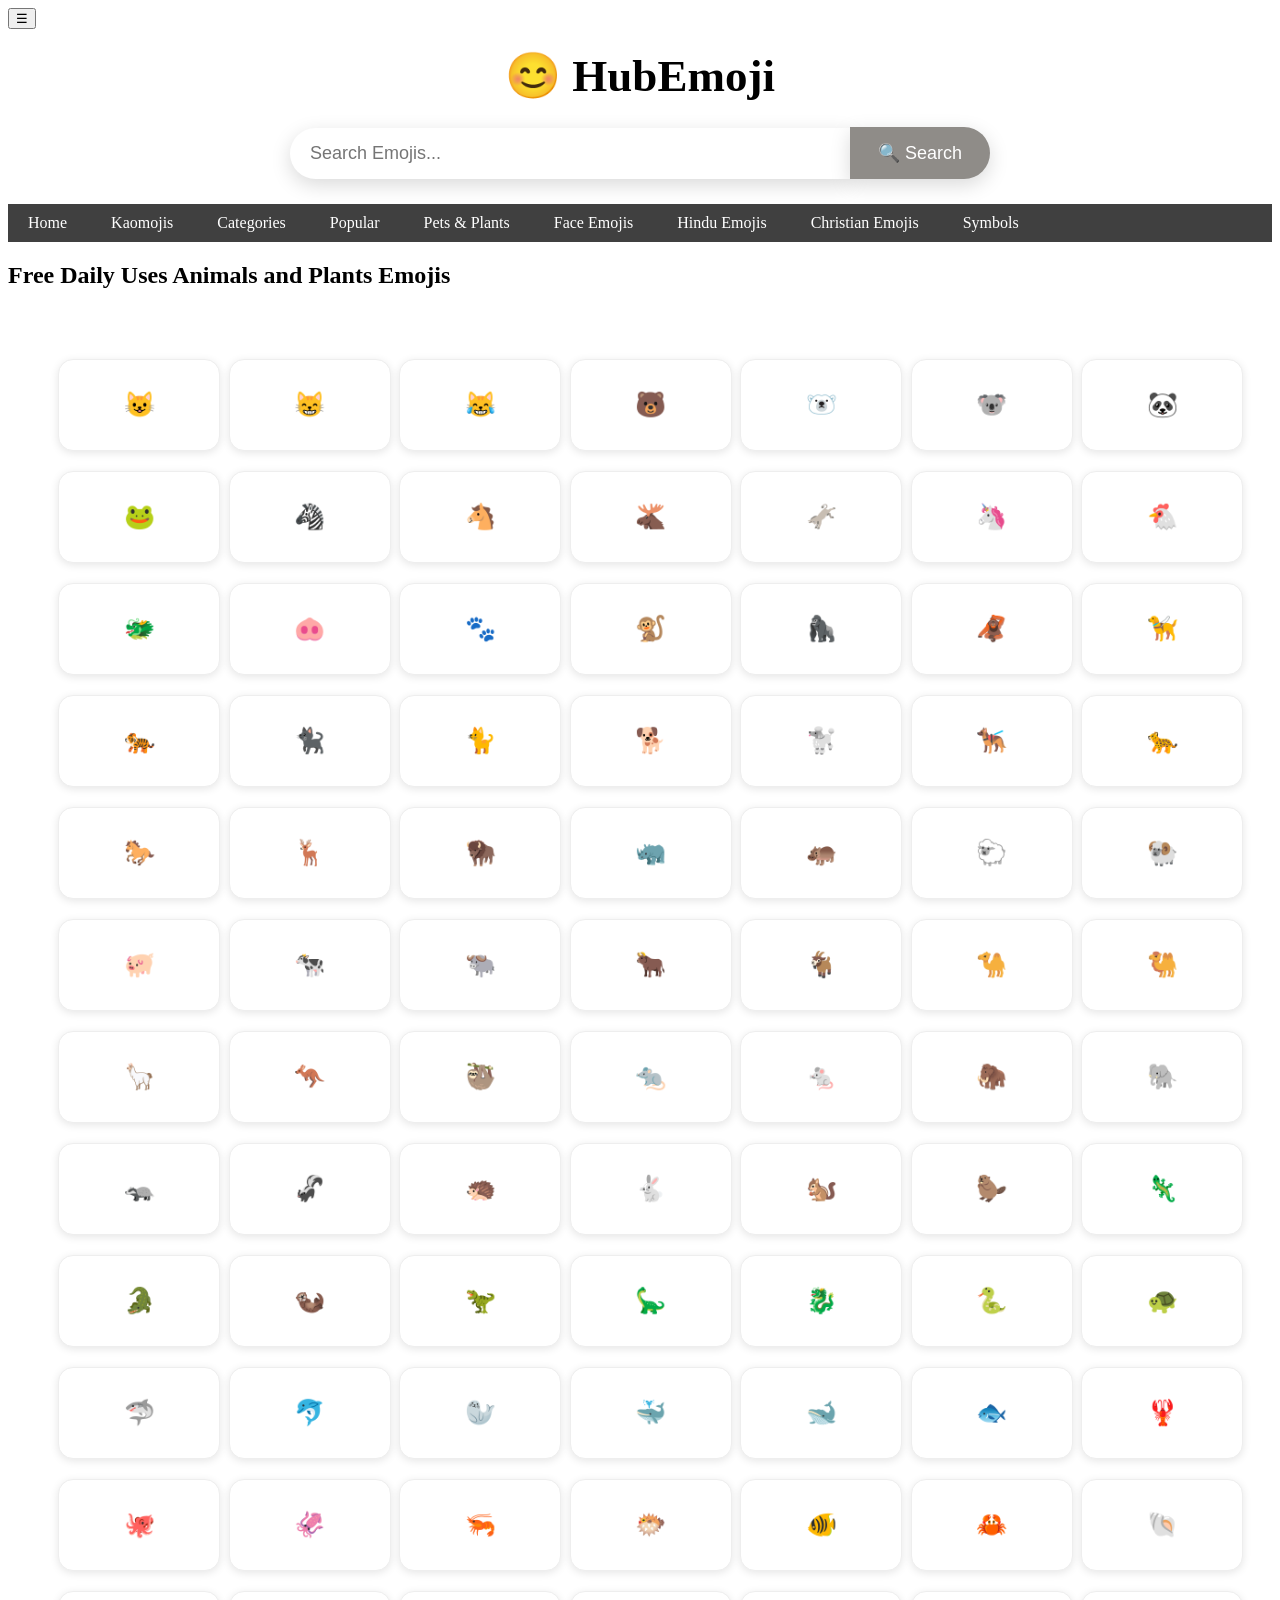
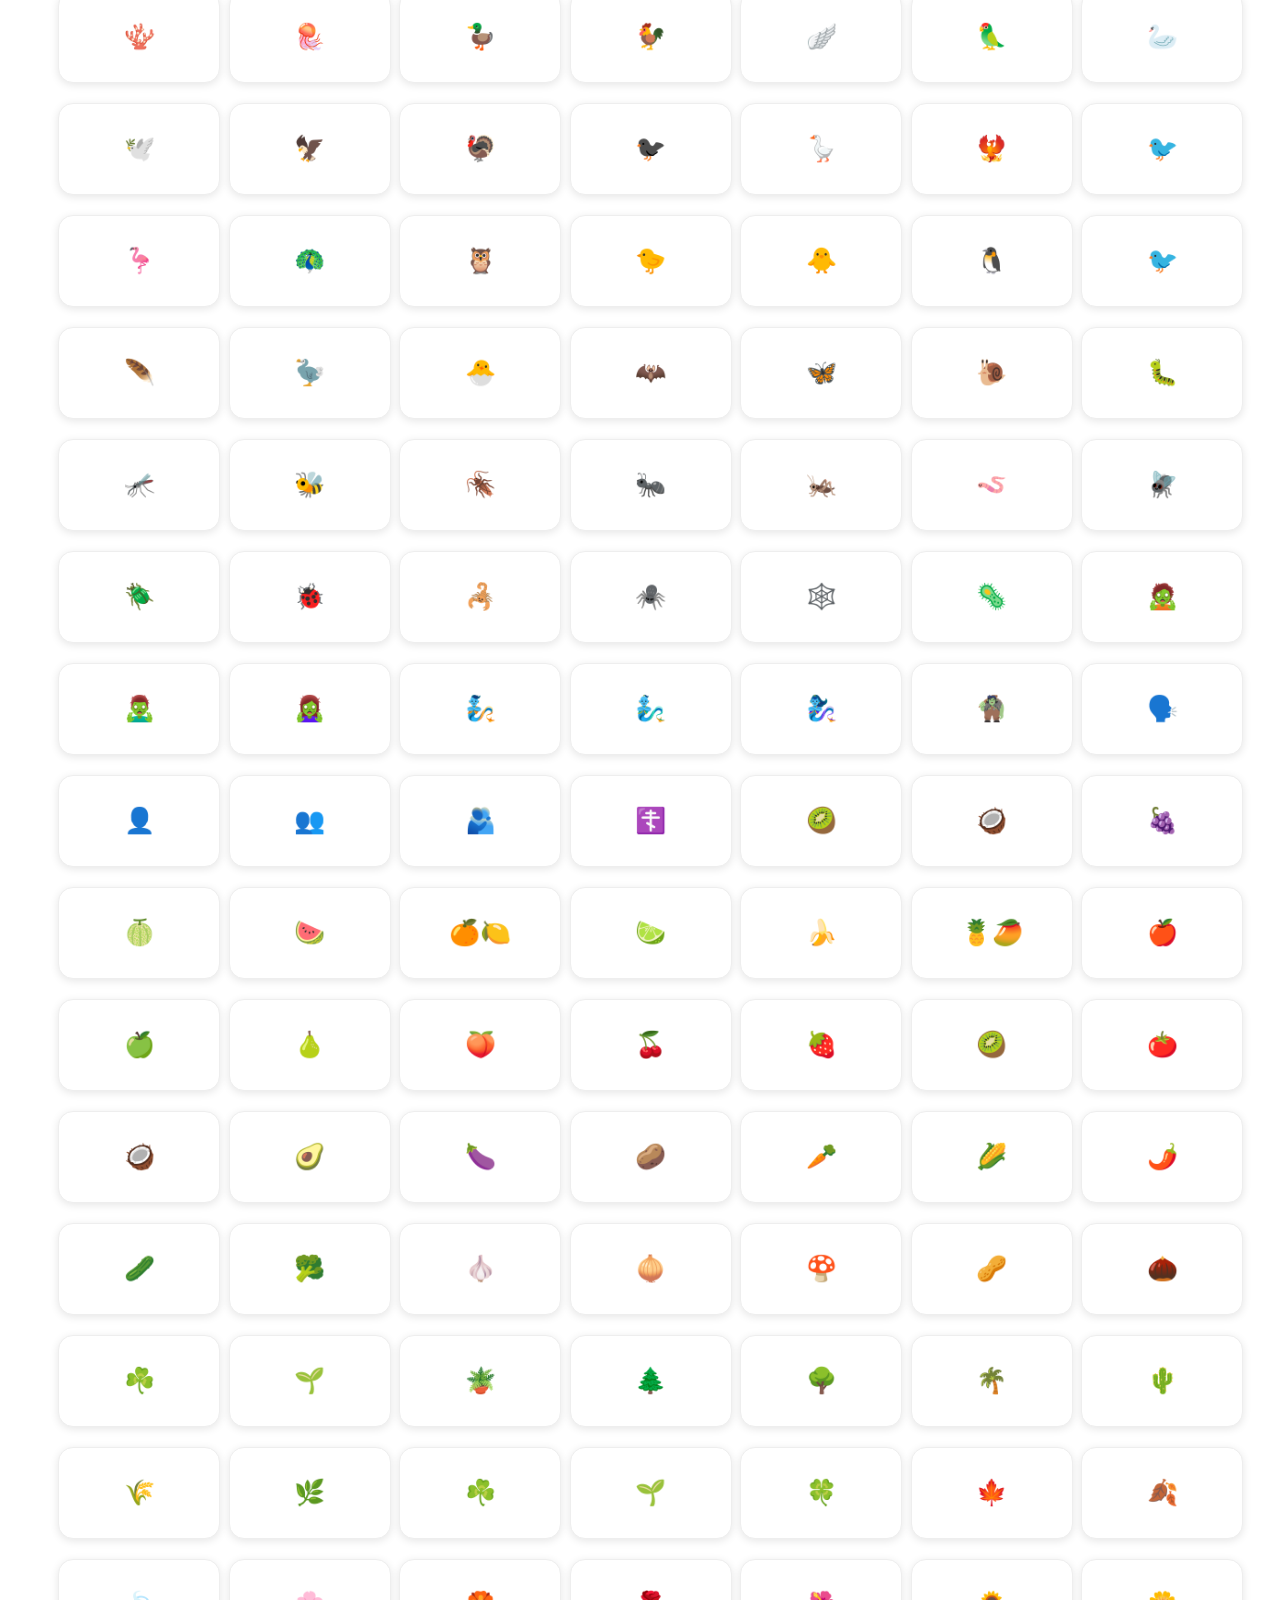
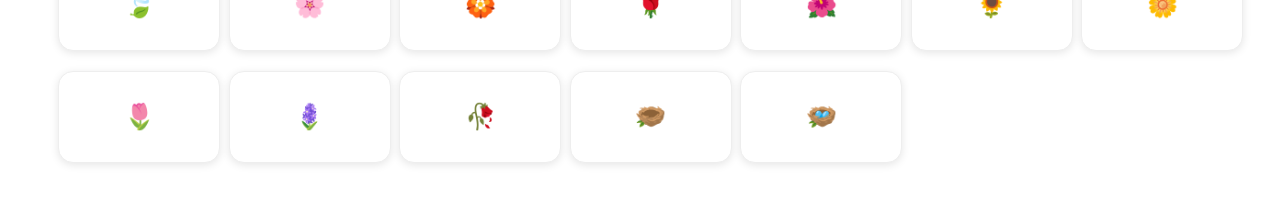
<file: Trending.html>
<!DOCTYPE html>
<html lang="en">
<head>
    <meta charset="UTF-8">
    <meta name="viewport" content="width=device-width, initial-scale=1.0">
    <title>EmojiHub - Most Trending</title>
    <link rel="stylesheet" href="styles.css">
</head>
<body>
<div class="top-header">

    <button class="menu-btn" onclick="toggleMenu()">
        ☰
    </button>
    <h1 class="logo">😊 HubEmoji</h1>
</div>
     <div class="search-container">

        <input
        type="text"
        id="search"
        placeholder="Search Emojis..."
    >

    <button id="searchBtn">
        🔍 Search
    </button>
     </div>




    <nav class="navbar" id="navbar">
        <ul>
            <li><a href="index.html">Home</a></li>
            <li><a href="Kaomojis.html">Kaomojis</a></li>
            <li><a href="Categories.html">Categories</a></li>
            <li><a href="Popular.html">Popular</a></li>
            <li><a href="Trending.html">Pets & Plants</a></li>
            <li><a href="Face-Emojis.html">Face Emojis</a></li>
            <li><a href="Hindu-Emojis.html">Hindu Emojis</a></li>
            <li><a href="Christian-Emojis.html">Christian Emojis</a></li>
            <li><a href="Symbols.html">Symbols</a></li>
        </ul>
    </nav>

    <main>
        <h2>Free Daily Uses Animals and Plants Emojis</h2>
    </main>

     <div class="emoji-container">
<div class="emoji-card" data-name="animal cat fox">😺</div>
<div class="emoji-card" data-name="animal cat fox">😸</div>
<div class="emoji-card" data-name="animal cat cry fox">😹</div>
<div class="emoji-card" data-name="animal bear head">🐻</div>
<div class="emoji-card" data-name="animal white bear head">🐻‍❄️</div>
<div class="emoji-card" data-name="animal koala">🐨</div>
<div class="emoji-card" data-name="animal panda">🐼</div>
<div class="emoji-card" data-name="animal frog head">🐸</div>
<div class="emoji-card" data-name="animal zebra">🦓</div>
<div class="emoji-card" data-name="animal horse">🐴</div>
<div class="emoji-card" data-name="animal dolphin">🫎</div>
<div class="emoji-card" data-name="animal camel">🫏</div>
<div class="emoji-card" data-name="animal unicorn">🦄</div>
<div class="emoji-card" data-name="animal hen chicken head">🐔</div>
<div class="emoji-card" data-name="animal dragon">🐲</div>
<div class="emoji-card" data-name="animal pig mouth">🐽</div>
<div class="emoji-card" data-name="animal paw prints">🐾</div>
<div class="emoji-card" data-name="animal monkey">🐒</div>
<div class="emoji-card" data-name="animal gorilla">🦍</div>
<div class="emoji-card" data-name="animal orangutan">🦧</div>
<div class="emoji-card" data-name="animal dog">🦮</div>
<div class="emoji-card" data-name="animal tiger">🐅</div>
<div class="emoji-card" data-name="animal black cat">🐈‍⬛</div>
<div class="emoji-card" data-name="animal cat">🐈</div>
<div class="emoji-card" data-name="animal dog">🐕</div>
<div class="emoji-card" data-name="animal dog">🐩</div>
    <div class="emoji-card" data-name="">🐕‍🦺</div>
    <div class="emoji-card" data-name="">🐆</div>
    <div class="emoji-card" data-name="">🐎</div>
    <div class="emoji-card" data-name="">🦌</div>
    <div class="emoji-card" data-name="">🦬</div>
    <div class="emoji-card" data-name="">🦏</div>
    <div class="emoji-card" data-name="">🦛</div>
    <div class="emoji-card" data-name="">🐑</div>
    <div class="emoji-card" data-name="">🐏</div>
    <div class="emoji-card" data-name="">🐖</div>
    <div class="emoji-card" data-name="">🐄</div>
    <div class="emoji-card" data-name="">🐃</div>
    <div class="emoji-card" data-name="">🐂</div>
    <div class="emoji-card" data-name="">🐐</div>
    <div class="emoji-card" data-name="">🐪</div>
    <div class="emoji-card" data-name="">🐫</div>
    <div class="emoji-card" data-name="">🦙</div>
    <div class="emoji-card" data-name="">🦘</div>
    <div class="emoji-card" data-name="">🦥</div>
    <div class="emoji-card" data-name="">🐀</div>
    <div class="emoji-card" data-name="">🐁</div>
    <div class="emoji-card" data-name="">🦣</div>
    <div class="emoji-card" data-name="">🐘</div>
    <div class="emoji-card" data-name="">🦡</div>
    <div class="emoji-card" data-name="">🦨</div>
    <div class="emoji-card" data-name="">🦔</div>
    <div class="emoji-card" data-name="">🐇</div>
    <div class="emoji-card" data-name="">🐿️</div>
    <div class="emoji-card" data-name="">🦫</div>
    <div class="emoji-card" data-name="">🦎</div>
    <div class="emoji-card" data-name="">🐊</div>
    <div class="emoji-card" data-name="">🦦</div>
    <div class="emoji-card" data-name="">🦖</div>
    <div class="emoji-card" data-name="">🦕</div>
    <div class="emoji-card" data-name="">🐉</div>
    <div class="emoji-card" data-name="">🐍</div>
    <div class="emoji-card" data-name="">🐢</div>
    <div class="emoji-card" data-name="">🦈</div>
    <div class="emoji-card" data-name="">🐬</div>
    <div class="emoji-card" data-name="">🦭</div>
    <div class="emoji-card" data-name="">🐳</div>
    <div class="emoji-card" data-name="">🐋</div>
    <div class="emoji-card" data-name="">🐟</div>
    <div class="emoji-card" data-name="">🦞</div>
    <div class="emoji-card" data-name="">🐙</div>
    <div class="emoji-card" data-name="">🦑</div>
    <div class="emoji-card" data-name="">🦐</div>
    <div class="emoji-card" data-name="">🐡</div>
    <div class="emoji-card" data-name="">🐠</div>
    <div class="emoji-card" data-name="">🦀</div>
    <div class="emoji-card" data-name="">🐚</div>
    <div class="emoji-card" data-name="">🪸</div>
    <div class="emoji-card" data-name="">🪼</div>
    <div class="emoji-card" data-name="">🦆</div>
    <div class="emoji-card" data-name="">🐓</div>
    <div class="emoji-card" data-name="">🪽</div>
    <div class="emoji-card" data-name="">🦜</div>
    <div class="emoji-card" data-name="">🦢</div>
    <div class="emoji-card" data-name="">🕊️</div>
    <div class="emoji-card" data-name="">🦅</div>
    <div class="emoji-card" data-name="">🦃</div>
    <div class="emoji-card" data-name="">🐦‍⬛</div>
    <div class="emoji-card" data-name="">🪿</div>
    <div class="emoji-card" data-name="">🐦‍🔥</div>
    <div class="emoji-card" data-name="">🐦</div>
    <div class="emoji-card" data-name="">🦩</div>
    <div class="emoji-card" data-name="">🦚</div>
    <div class="emoji-card" data-name="">🦉</div>
    <div class="emoji-card" data-name="">🐤</div>
    <div class="emoji-card" data-name="">🐥</div>
    <div class="emoji-card" data-name="">🐧</div>
    <div class="emoji-card" data-name="">🐦</div>
    <div class="emoji-card" data-name="">🪶</div>
    <div class="emoji-card" data-name="">🦤</div>
    <div class="emoji-card" data-name="">🐣</div>
    <div class="emoji-card" data-name="">🦇</div>
    <div class="emoji-card" data-name="">🦋</div>
    <div class="emoji-card" data-name="">🐌</div>
    <div class="emoji-card" data-name="">🐛</div>
    <div class="emoji-card" data-name="">🦟</div>
    <div class="emoji-card" data-name="">🐝</div>
    <div class="emoji-card" data-name="">🪳</div>
    <div class="emoji-card" data-name="">🐜</div>
    <div class="emoji-card" data-name="">🦗</div>
    <div class="emoji-card" data-name="">🪱</div>
    <div class="emoji-card" data-name="">🪰</div>
    <div class="emoji-card" data-name="">🪲</div>
    <div class="emoji-card" data-name="">🐞</div>
    <div class="emoji-card" data-name="">🦂</div>
    <div class="emoji-card" data-name="">🕷️</div>
    <div class="emoji-card" data-name="">🕸️</div>
    <div class="emoji-card" data-name="">🦠</div>
    <div class="emoji-card" data-name="">🧟</div>
    <div class="emoji-card" data-name="">🧟‍♂️</div>
    <div class="emoji-card" data-name="">🧟‍♀️</div>
    <div class="emoji-card" data-name="">🧞</div>
    <div class="emoji-card" data-name="">🧞‍♂️</div>
    <div class="emoji-card" data-name="">🧞‍♀️</div>
    <div class="emoji-card" data-name="">🧌</div>
    <div class="emoji-card" data-name="">🗣️</div>
    <div class="emoji-card" data-name="">👤</div>
    <div class="emoji-card" data-name="">👥</div>
    <div class="emoji-card" data-name="">🫂</div>
    <div class="emoji-card" data-name="">☦️</div>
<div class="emoji-card" data-name="">🥝</div>
<div class="emoji-card" data-name="">🥥</div>
<div class="emoji-card" data-name="">🍇</div>
<div class="emoji-card" data-name="">🍈</div>
<div class="emoji-card" data-name="">🍉</div>
<div class="emoji-card" data-name="">🍊🍋</div>
<div class="emoji-card" data-name="">🍋‍🟩</div>
<div class="emoji-card" data-name="">🍌</div>
<div class="emoji-card" data-name="">🍍🥭</div>
<div class="emoji-card" data-name="">🍎</div>
<div class="emoji-card" data-name="">🍏</div>
<div class="emoji-card" data-name="">🍐</div>
<div class="emoji-card" data-name="">🍑</div>
<div class="emoji-card" data-name="">🍒</div>
<div class="emoji-card" data-name="">🍓</div>
<div class="emoji-card" data-name="">🥝</div>
<div class="emoji-card" data-name="">🍅</div>
<div class="emoji-card" data-name="">🥥</div>
<div class="emoji-card" data-name="">🥑</div>
<div class="emoji-card" data-name="">🍆</div>
<div class="emoji-card" data-name="">🥔</div>
<div class="emoji-card" data-name="">🥕</div>
<div class="emoji-card" data-name="">🌽</div>
<div class="emoji-card" data-name="">🌶️</div>
<div class="emoji-card" data-name="">🥒</div>
<div class="emoji-card" data-name="">🥦</div>
<div class="emoji-card" data-name="">🧄</div>
<div class="emoji-card" data-name="">🧅</div>
<div class="emoji-card" data-name="">🍄</div>
<div class="emoji-card" data-name="">🥜</div>
<div class="emoji-card" data-name="">🌰</div>
<div class="emoji-card" data-name="">☘️</div>
<div class="emoji-card" data-name="">🌱</div>
<div class="emoji-card" data-name="">🪴</div>
<div class="emoji-card" data-name="">🌲</div>
<div class="emoji-card" data-name="">🌳</div>
<div class="emoji-card" data-name="">🌴</div>
<div class="emoji-card" data-name="">🌵</div>
<div class="emoji-card" data-name="">🌾</div>
<div class="emoji-card" data-name="">🌿</div>
<div class="emoji-card" data-name="">☘️</div>
<div class="emoji-card" data-name="">🌱</div>
<div class="emoji-card" data-name="">🍀</div>
<div class="emoji-card" data-name="">🍁</div>
<div class="emoji-card" data-name="">🍂</div>
<div class="emoji-card" data-name="">🍃</div>
<div class="emoji-card" data-name="">🌸</div>
<div class="emoji-card" data-name="">🏵️</div>
<div class="emoji-card" data-name="">🌹</div>
<div class="emoji-card" data-name="">🌺</div>
<div class="emoji-card" data-name="">🌻</div>
<div class="emoji-card" data-name="">🌼</div>
<div class="emoji-card" data-name="">🌷</div>
<div class="emoji-card" data-name="">🪻</div>
<div class="emoji-card" data-name="">🥀</div>
<div class="emoji-card" data-name="">🪹</div>
<div class="emoji-card" data-name="">🪺</div>

<div id="copy-toast">Copied!</div>

<script src="script.js"></script>


</body>
</html>
</file>
<file: styles.css>
.logo{

    display:flex;

    justify-content:center;

    align-items:center;

    font-size:45px;

    font-weight:bold;

    margin:20px 0;
}
.navbar ul{
    list-style-type: none;
    background-color: hsl(0, 0%, 25%);
    padding: 0px;
    margin: 0px; 
    width: 100%;
}
.navbar a{
    color: white;
    text-decoration: none;
    padding: 10px 20px;
    display: block;
    text-align: center;
}
.navbar a:hover{
    background-color: hsl(0, 0%, 10%);
}
.navbar li{
    display: inline-block;
}

.emoji-container{
    display:grid;
    grid-template-columns:repeat(auto-fill,minmax(130px,1fr));
    gap:30px;
    padding:50px;
}

.emoji-card{
    background:#fff;
    border:1px solid #ddd;
    border-radius:12px;
    text-align:center;
    padding:20px;
    cursor:pointer;
    transition:0.3s;
    box-shadow:0 2px 8px rgba(0,0,0,.1);
}

.emoji-card{
    width:120px;
    height:50px;
    display:flex;
    flex-direction:column;
    justify-content:center;
    align-items:center;
    border-radius:15px;
    background:white;
    border:1px solid #eee;
    transition:.3s;
}

.emoji-card:hover{
    transform:translateY(-6px);
    box-shadow:0 10px 20px rgba(0,0,0,.15);
}

.emoji-card{
    font-size:25px;
    margin-bottom:-10px;
}

/* Toast Notification */

#copy-toast{
    position:fixed;
    background:#222;
    color:#fff;
    padding:10px 18px;
    border-radius:8px;
    font-size:18px;
    font-weight:bold;
    pointer-events:none;
    opacity:0;
    transform:translate(-50%,-120%);
    transition:opacity .25s ease;
    z-index:9999;

    /* White Border */
    border:2px solid #fff;

    /* Shadow */
    box-shadow:0 5px 15px rgba(0,0,0,.35);
}

#copy-toast.show{
    opacity:1;
}

/* Search Bar */

.search-container{

    display:flex;
    justify-content:center;
    margin:25px 0;

}


.search-container{

    display:flex;
    justify-content:center;
    align-items:center;

    margin:25px auto;

    width:90%;
    max-width:700px;

}

#search{

    flex:1;

    padding:15px 20px;

    font-size:18px;

    border:none;

    outline:none;

    border-radius:40px 0 0 40px;

    box-shadow:0 6px 20px rgba(0,0,0,.15);

}

#searchBtn{

    padding:15px 28px;

    font-size:18px;

    border:none;

    cursor:pointer;

    background:#8f8c88;

    color:white;

    border-radius:0 40px 40px 0;

    transition:.3s;

    box-shadow:0 6px 20px rgba(0,0,0,.15);

}

#searchBtn:hover{

    background:#e68900;

}
.category-title{

    font-size:25px;

    font-weight:bold;

    margin:10px;


    color:#222;
}
.category-name{
    font-size:25px;
    font-weight:bold;
    margin:10px;
    color:#222;
}

/* Mobile */
@media (max-width:700px){

.emoji-container{
    display:grid;
    grid-template-columns:repeat(5,1fr);
    gap:6px;
    padding:8px;
    font-size:-5000px;
}
.emoji-card{
        width:auto;          /* Remove fixed width */
        min-width:0;         /* Prevent overflow */
        aspect-ratio:1/1;    /* Perfect square */
        padding:0;
        margin:0;
        border-radius:10px;

        display:flex;
        justify-content:center;
        align-items:center;
    }

.emoji-card{
    font-size: 10px;
}
.search-container{
display:flex;
align-items:center;
width: 100px;
max-width:1000px;
margin: 50px;
    display:flex;
    width:95%;
    margin:auto;
}

#search{
flex:1;
height:50px;
padding:0 20px;
font-size:10px;
border:none;
border-radius:35px 0 0 35px;
}
#searchBtn{
height:50px;
padding:0 25px;
border:none;
font-size:10px;
border-radius:0 35px 35px 0;
cursor:pointer;
}
.category-buttons{
    display:flex;
    flex-wrap:wrap;
    gap:12px;
    margin:20px 0;
}

.category-buttons button{
    background:#444;
    color:white;
    border:none;
    padding:12px 18px;
    border-radius:8px;
    cursor:pointer;
    font-size:17px;
    transition:.3s;
}

.category-buttons button:hover{
    background:#ff9800;
}

#emojiBox{
    display:grid;
    grid-template-columns:repeat(auto-fill,minmax(100px,1fr));
    gap:60px;
    margin-top:10px;

}
@media (max-width:768px){

/* Logo */

.logo{

        display: flex;
        justify-content: center;
        align-items: center;
        font-size: 20px;
        text-align: center;
        margin: 20px 0;
    }

/* Search */
.search-container input{

    width: 50px;
    font-size:10px;
    border-radius:12px 0 0 12px;

}

.search-container button{

    width:90px;
    border-radius:0 12px 12px 0;

}

/* Navbar */

.navbar ul{
    width:100%;
}
nav{

    width:100%;
    background:#444;
}

nav ul{

    display:grid;

    grid-template-columns:repeat(2,1fr);

    width:100%;

    padding:0;

    margin:0;

    box-sizing:border-box;

}

nav ul li{

    list-style:none;

    padding: 10px 10px;

}

nav ul li a{

    color:white;

    text-decoration:none;

    font-size:20px;

}
/* Top Header */

.top-header{

display:flex;

align-items:center;

justify-content:center;

position:relative;

padding:20px;

}

/* Hamburger */

.menu-btn{

display:none;

position:absolute;

left:15px;

font-size:32px;

background:none;

border:none;

cursor:pointer;

}

/* Desktop */

@media(min-width:769px){

.menu-btn{

display:none;

}

}

/* Mobile */

@media(max-width:768px){

.menu-btn{

display:block;

}

.navbar{

display:none;

position:absolute;

top:90px;

left:0;

width:250px;

height:100vh;

background:#333;

z-index:999;

}

.navbar ul{

display:block;

}

.navbar li{

display:block;

}

.navbar a{

display:block;

padding:18px;

font-size:20px;

border-bottom:1px solid #444;

color:white;

}

.navbar.show{

display:block;

animation:slide .3s;

}

}

@keyframes slide{

from{

transform:translateX(-100%);

}

to{

transform:translateX(0);

}

@media (max-width:768px){

    #emojiBox{
        grid-template-columns:repeat(5,1fr);
        gap:8px;
    }

    #emojiBox .emoji-card{
        height:60px;
        font-size:16px;
    }

}
</file>
